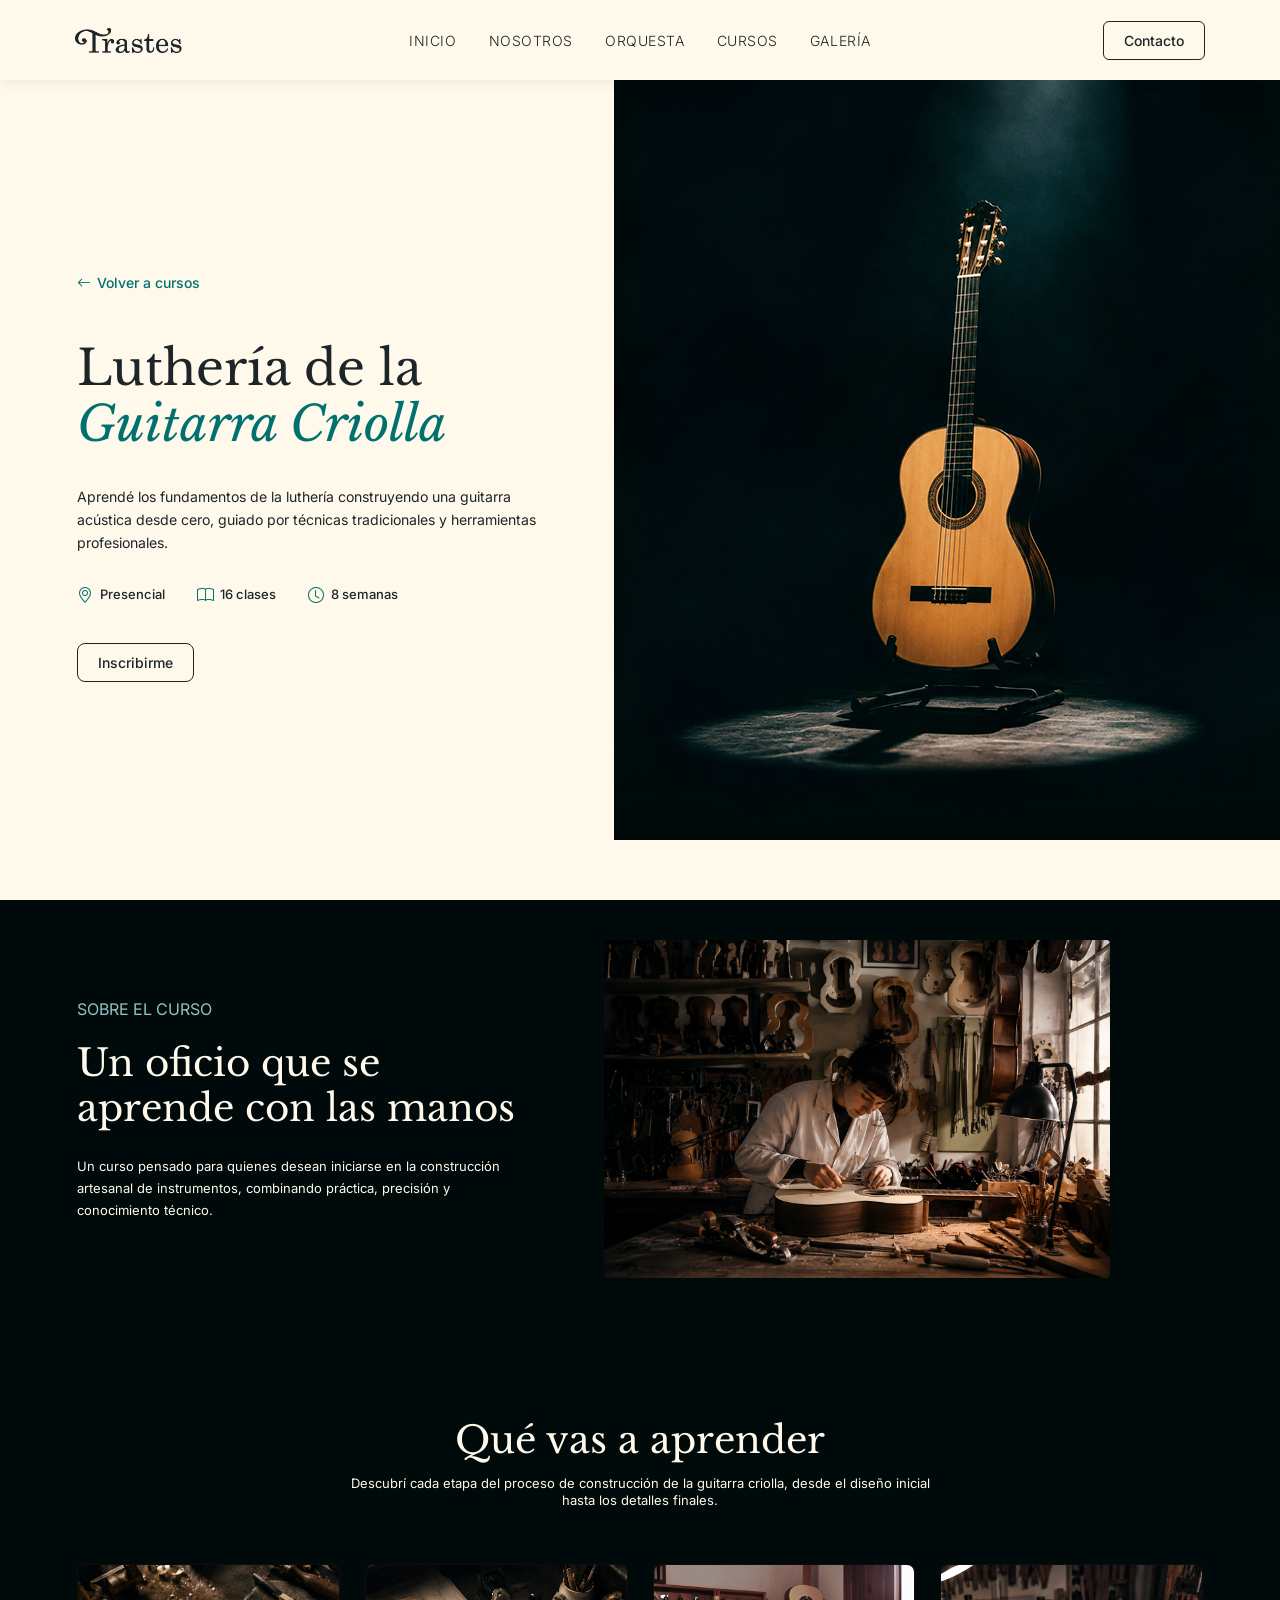
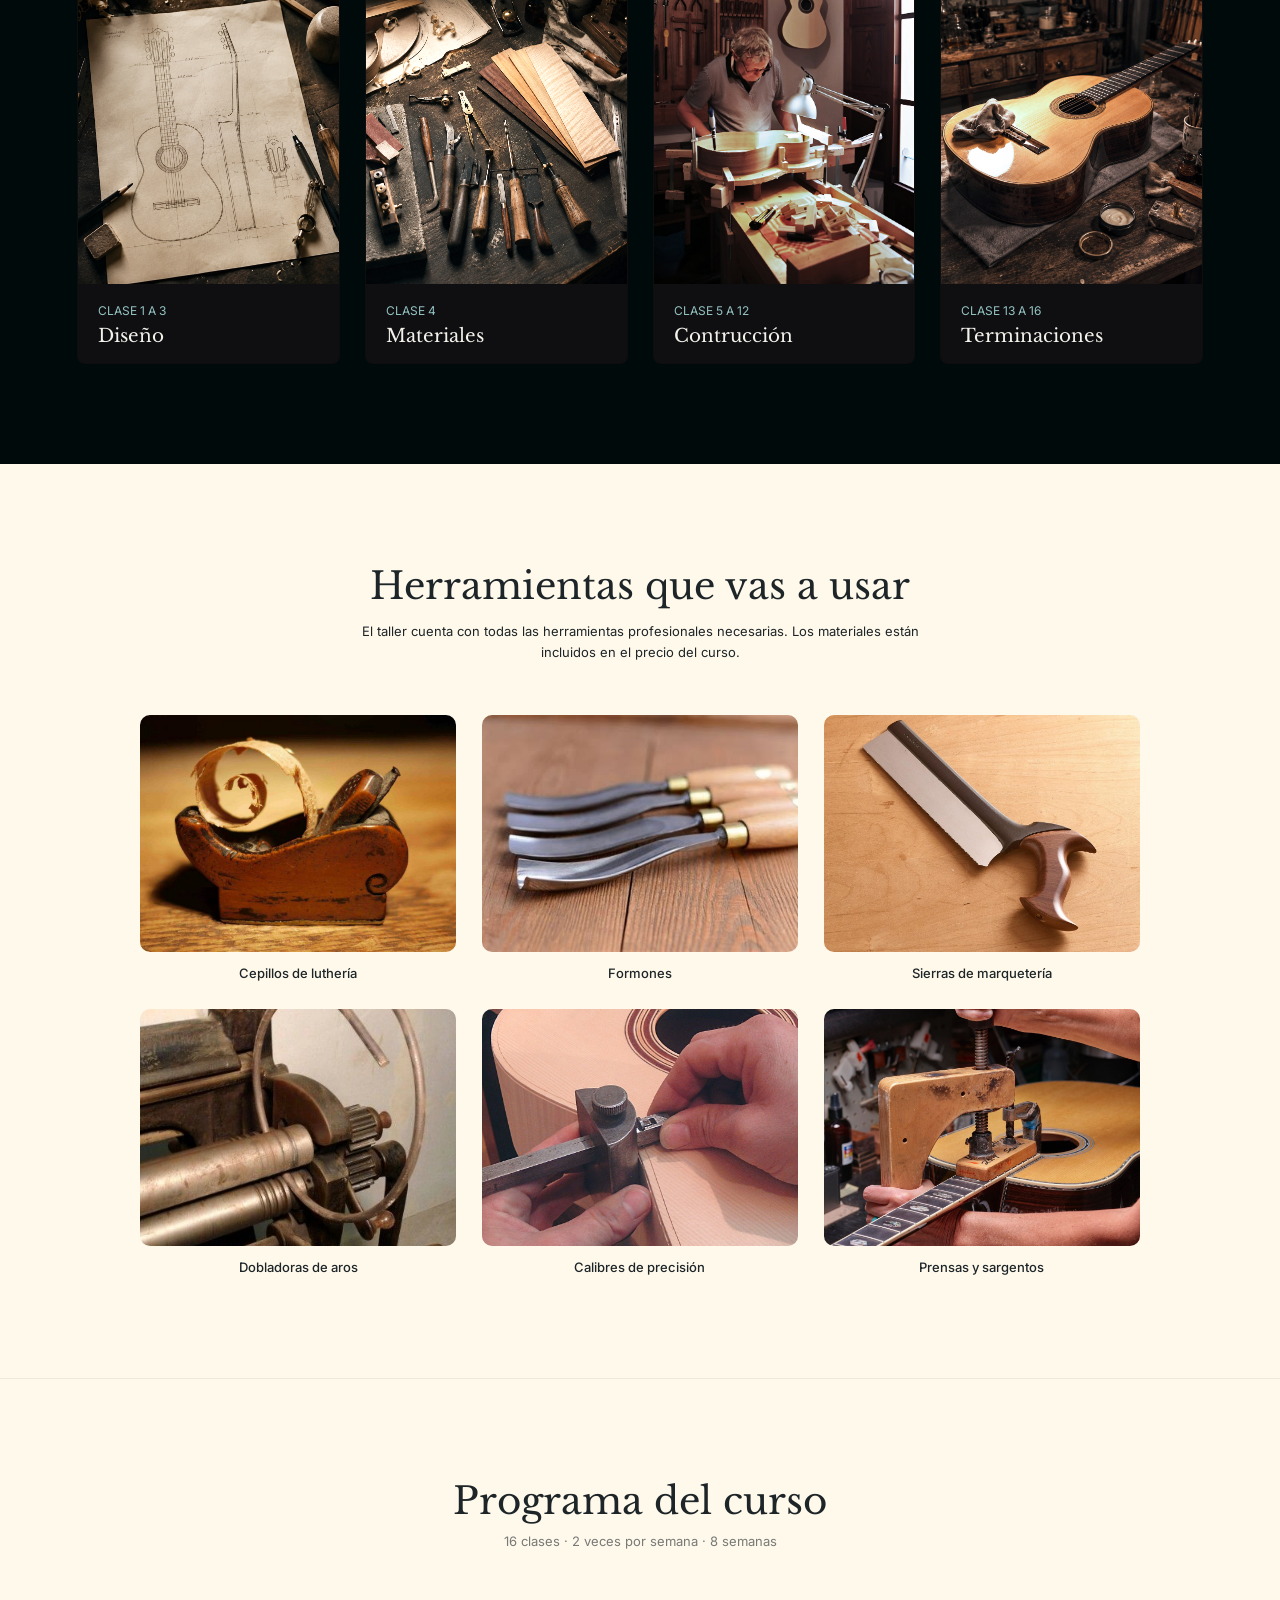
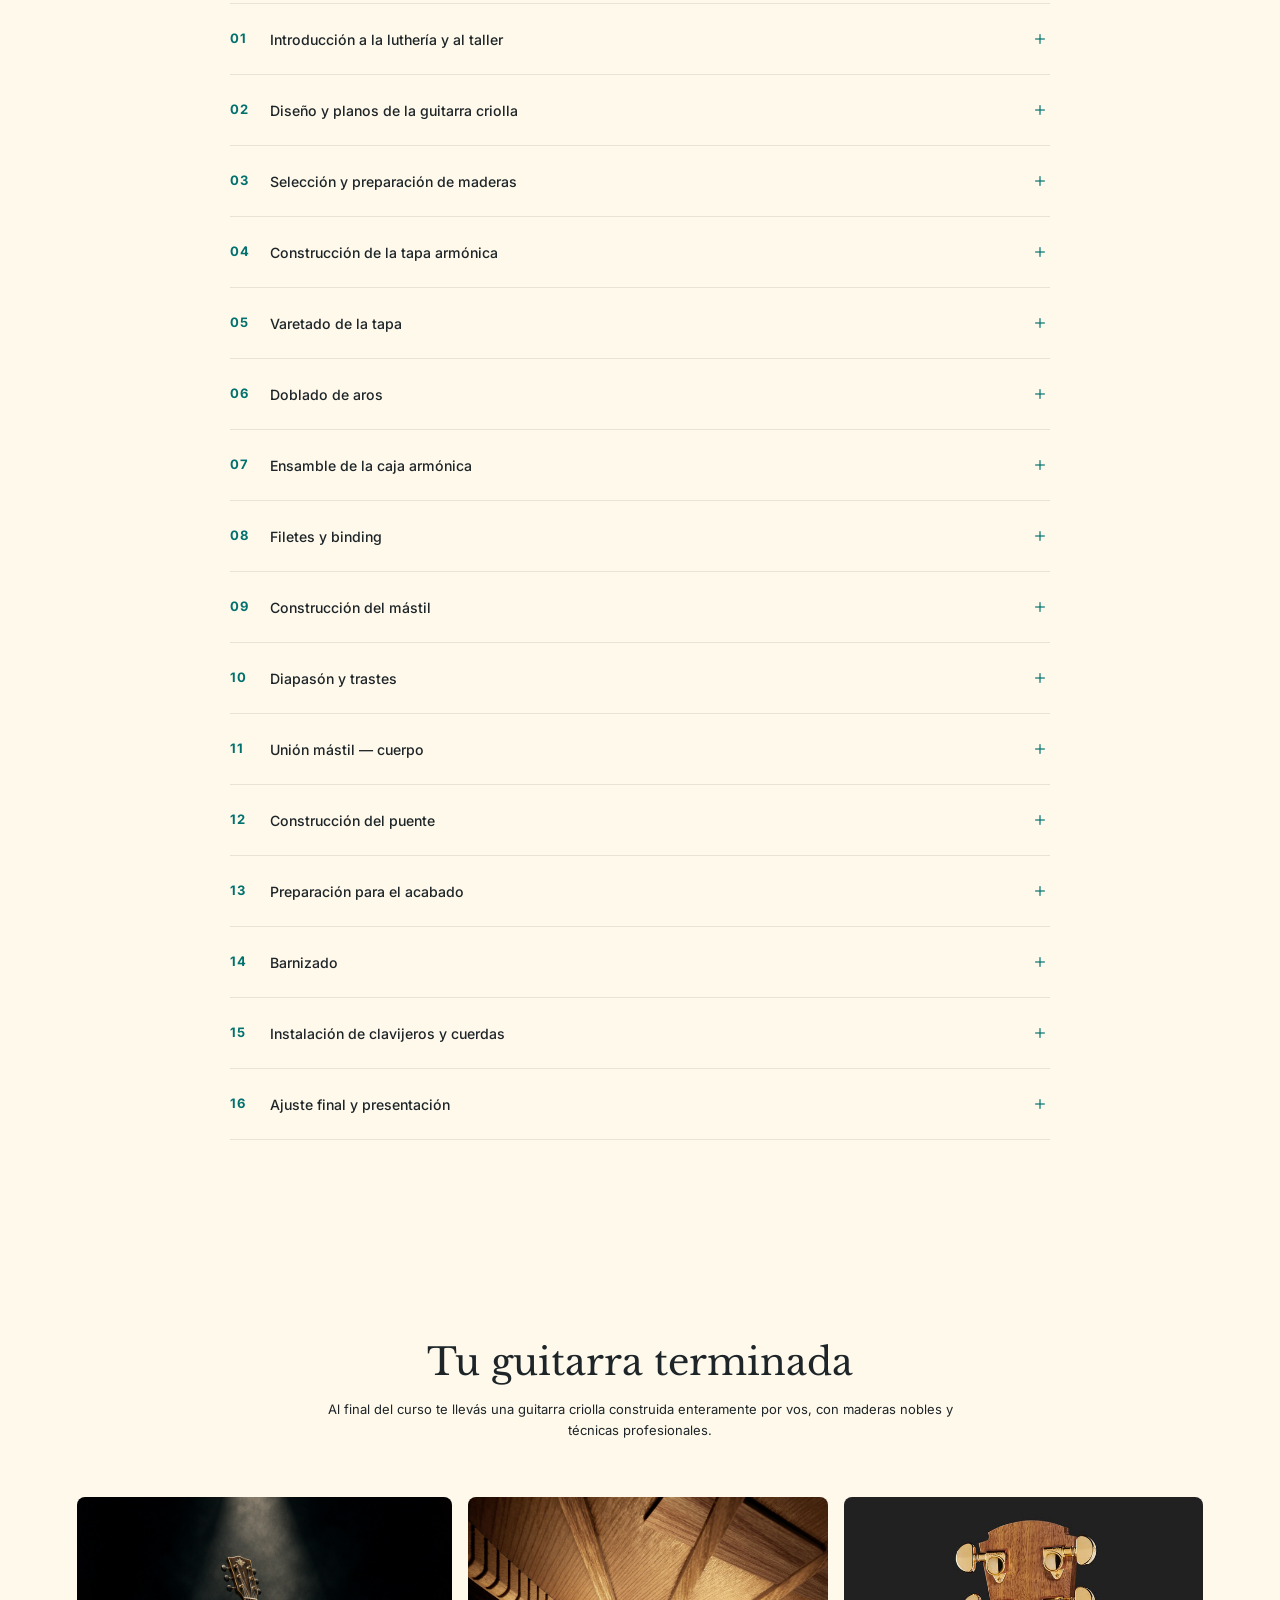
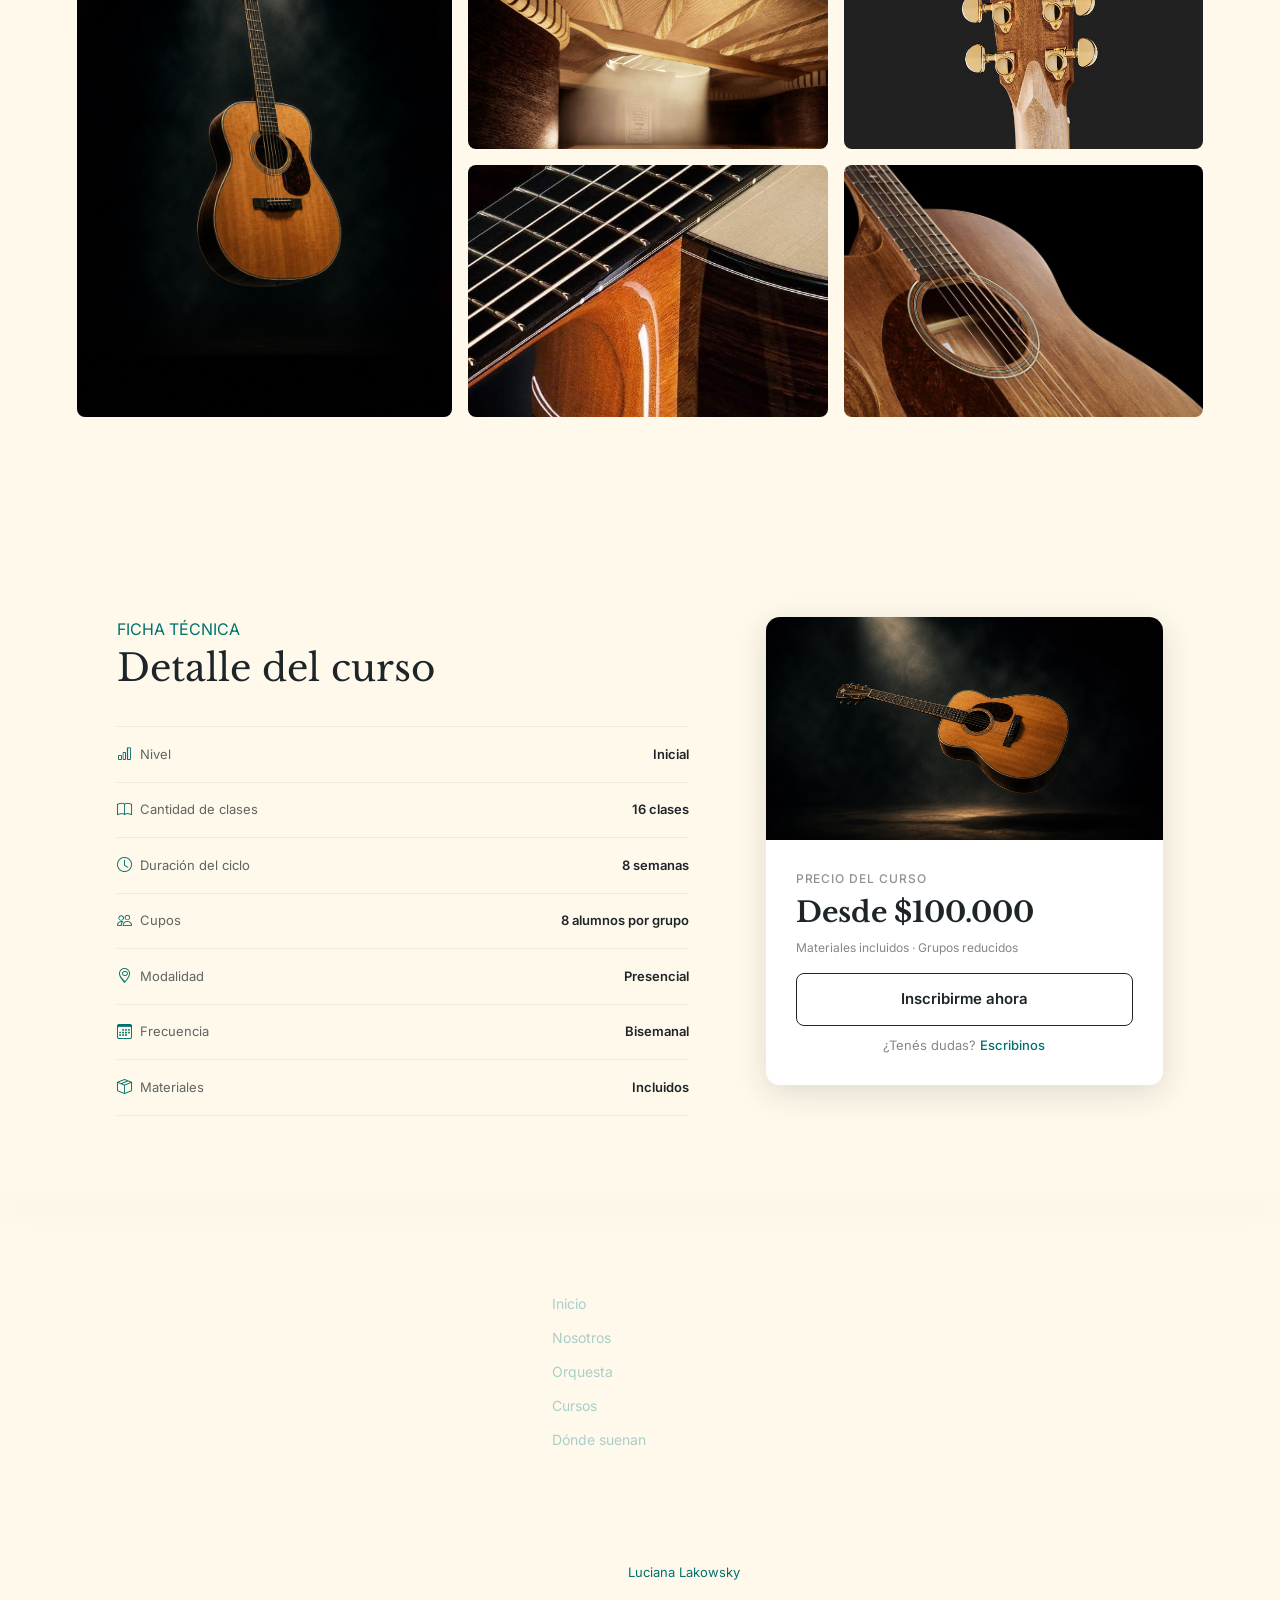
<file: curso-guitarra.html>
<!DOCTYPE html>
<html lang="es">

<head>
  <meta charset="UTF-8">
  <meta name="viewport" content="width=device-width, initial-scale=1.0">
  <title>Luthería de la Guitarra Criolla — Trastes</title>

  <!-- Google Fonts -->
  <link rel="preconnect" href="https://fonts.googleapis.com">
  <link rel="preconnect" href="https://fonts.gstatic.com" crossorigin>
  <link href="https://fonts.googleapis.com/css2?family=Inter:ital,opsz,wght@0,14..32,100..900;1,14..32,100..900&family=Libre+Baskerville:ital,wght@0,400;0,700;1,400&display=swap" rel="stylesheet">

  <!-- Vendor CSS -->
  <link href="assets/vendor/bootstrap/css/bootstrap.min.css" rel="stylesheet">
  <link href="assets/vendor/bootstrap-icons/bootstrap-icons.css" rel="stylesheet">
  <link href="assets/vendor/aos/aos.css" rel="stylesheet">

  <!-- Main CSS -->
  <link href="assets/css/main.css" rel="stylesheet">
</head>

<body class="curso-page">

  <!-- ========================= -->
  <!--         HEADER            -->
  <!-- ========================= -->
  <header id="header" class="header fixed-top">
    <div class="container nav-wrapper">

      <div class="nav-left">
        <a href="index.html" class="logo">
          <img src="assets/img/logo-trastes-light.png" alt="Trastes" class="trastes-logo logo-light">
          <img src="assets/img/logo-trastes-dark.png"  alt="Trastes" class="trastes-logo logo-dark">
        </a>
      </div>

      <div class="nav-center">
        <nav id="navmenu" class="navmenu">
          <ul>
            <li><a href="index.html#hero">INICIO</a></li>
            <li><a href="index.html#nosotros">NOSOTROS</a></li>
            <li><a href="index.html#instrumentos">ORQUESTA</a></li>
            <li><a href="index.html#cursos">CURSOS</a></li>
            <li><a href="index.html#galeria">GALERÍA</a></li>
          </ul>
        </nav>
      </div>

      <div class="nav-right">
        <a href="index.html#contacto" class="contact-btn">Contacto</a>
      </div>

      <i class="mobile-nav-toggle d-xl-none bi bi-list"></i>
    </div>
  </header>

  <!-- ========================= -->
  <!--       CURSO HERO          -->
  <!-- ========================= -->
  <section class="curso-hero">

    <div class="curso-hero__content">
      <a href="index.html#cursos" class="curso-hero__back">
        <i class="bi bi-arrow-left"></i> Volver a cursos
      </a>
      <h1 class="curso-hero__title fade-up">
        Luthería de la<br>
        <em class="curso-hero__title-em">Guitarra Criolla</em>
      </h1>
      <p class="curso-hero__description fade-up">
        Aprendé los fundamentos de la luthería construyendo una
        guitarra acústica desde cero, guiado por técnicas tradicionales
        y herramientas profesionales.
      </p>

            <!-- Meta info -->
      <ul class="curso-hero__meta fade-up">
        <li class="curso-hero__meta-item">
          <i class="bi bi-geo-alt"></i>
          <span>Presencial</span>
        </li>
        <li class="curso-hero__meta-item">
          <i class="bi bi-book"></i>
          <span>16 clases</span>
        </li>
        <li class="curso-hero__meta-item">
          <i class="bi bi-clock"></i>
          <span>8 semanas</span>
        </li>
      </ul>

      <a href="#inscripcion" class="curso-hero__cta">Inscribirme</a>
    </div>

    <div class="curso-hero__media">
      <img
        src="assets/img/hero-guitarra.jpg"
        alt="Guitarra criolla iluminada sobre fondo oscuro"
        class="curso-hero__image"
      >
    </div>

  </section>

  <!-- ========================= -->
  <!--     2. SOBRE EL CURSO     -->
  <!-- ========================= -->
  <section class="curso-sobre" id="sobre">
    <div class="curso-sobre__inner">

      <div class="curso-sobre__text">
        <span class="curso-sobre__label fade-up">Sobre el curso</span>
        <h3 class="curso-sobre__title fade-up">Un oficio que se aprende con las manos</h3>
        <p class="curso-sobre__description fade-up">
          Un curso pensado para quienes desean iniciarse en la construcción artesanal de instrumentos, combinando práctica, precisión y conocimiento técnico.
        </p>
      </div>

      <div class="curso-sobre__media">
        <img
          src="assets/img/sobre-curso.png"
          alt="Alumno trabajando con herramientas de luthería en el taller"
          class="curso-sobre__image"
        >
      </div>

    </div>
  </section>

  <!-- ========================= -->
  <!--   3. QUÉ VAS A APRENDER   -->
  <!-- ========================= -->
  <section class="curso-aprender" id="aprender">

    <div class="curso-aprender__header">
      <h3 class="curso-aprender__title">Qué vas a aprender</h3>
      <p class="curso-aprender__description fade-up">
          Descubrí cada etapa del proceso de construcción de la guitarra criolla, desde el diseño inicial hasta los detalles finales.
    </div>

    <div class="cards-grid">

    <div class="card">
      <div class="card-media">
        <img src="assets/img/aprender-1.png" alt="">
      </div>
      <div class="card-body">
        <span class="aprender__label">Clase 1 a 3</span>
        <h3 class="card-title">Diseño</h3>
        <p class="card-desc">Aprendé a interpretar planos ydefinir proporciones de la estructura de la guitarra</p>
      </div>
    </div>

    <div class="card">
      <div class="card-media">
        <img src="assets/img/aprender-2.png" alt="">
      </div>
      <div class="card-body">
        <span class="aprender__label">Clase 4</span>
        <h3 class="card-title">Materiales</h3>
        <p class="card-desc">Conocé las propiedades de las maderas y materiales utilizados en luthería tradicional</p>
      </div>
    </div>

    <div class="card">
      <div class="card-media">
        <img src="assets/img/aprender-3.jpg" alt="">
      </div>
      <div class="card-body">
        <span class="aprender__label">Clase 5 a 12</span>
        <h3 class="card-title">Contrucción</h3>
        <p class="card-desc">Desarrollá las técnicas de corte, ensamblado, encolado y armado de tu guitarra</p>
      </div>
    </div>

    <div class="card">
      <div class="card-media">
        <img src="assets/img/aprender-4.png" alt="">
      </div>
      <div class="card-body">
        <span class="aprender__label">Clase 13 a 16</span>
        <h3 class="card-title">Terminaciones</h3>
        <p class="card-desc">Realizá el lijado, acabado, calibración y ajustes finales para lograr una guitarra perfecta</p>
      </div>
    </div>

  </div>

  </section>

  <!-- ========================= -->
  <!--      4. HERRAMIENTAS      -->
  <!-- ========================= -->
  <section class="curso-herramientas" id="herramientas">

    <div class="curso-herramientas__header">
      <h3 class="curso-herramientas__title">Herramientas que vas a usar</h3>
      <p class="curso-herramientas__subtitle">
        El taller cuenta con todas las herramientas profesionales necesarias. Los materiales están incluidos en el precio del curso.
      </p>
    </div>

    <ul class="curso-herramientas__grid">
      <li class="curso-herramientas__item">
        <img src="assets/img/herramienta-1.jpg" alt="Cepillo de luthería de madera y metal" class="curso-herramientas__image">
        <span class="curso-herramientas__name">Cepillos de luthería</span>
      </li>
      <li class="curso-herramientas__item">
        <img src="assets/img/herramienta-2.jpg" alt="Juego de formones de acero sobre mesa de trabajo" class="curso-herramientas__image">
        <span class="curso-herramientas__name">Formones</span>
      </li>
      <li class="curso-herramientas__item">
        <img src="assets/img/herramienta-3.jpg" alt="Sierra de marquetería para cortes finos en madera" class="curso-herramientas__image">
        <span class="curso-herramientas__name">Sierras de marquetería</span>
      </li>
      <li class="curso-herramientas__item">
        <img src="assets/img/herramienta-4.jpg" alt="Dobladoras de aros para guitarra" class="curso-herramientas__image">
        <span class="curso-herramientas__name">Dobladoras de aros</span>
      </li>
      <li class="curso-herramientas__item">
        <img src="assets/img/herramienta-5.jpg" alt="Calibres de precisión para medir espesores" class="curso-herramientas__image">
        <span class="curso-herramientas__name">Calibres de precisión</span>
      </li>
      <li class="curso-herramientas__item">
        <img src="assets/img/herramienta-6.jpg" alt="Prensas y sargentos para encolado de piezas" class="curso-herramientas__image">
        <span class="curso-herramientas__name">Prensas y sargentos</span>
      </li>
    </ul>

  </section>

  <!-- ========================= -->
  <!--    5. PROGRAMA / ACORDEÓN  -->
  <!-- ========================= -->
  <section class="curso-programa" id="programa">

    <div class="curso-programa__header">
      <h3 class="curso-programa__title fade-up">Programa del curso</h3>
      <p class="curso-programa__subtitle fade-up">16 clases · 2 veces por semana · 8 semanas</p>
    </div>

    <ul class="curso-acordeon" id="cursoAcordeon">

      <li class="curso-acordeon__item">
        <button class="curso-acordeon__header" aria-expanded="false">
          <span class="curso-acordeon__numero">01</span>
          <span class="curso-acordeon__nombre">Introducción a la luthería y al taller</span>
          <i class="bi bi-plus curso-acordeon__icono"></i>
        </button>
        <div class="curso-acordeon__body">
          <p>Presentación del espacio de trabajo, las herramientas principales y los conceptos básicos de la luthería. Historia de la guitarra y sus variantes constructivas.</p>
        </div>
      </li>

      <li class="curso-acordeon__item">
        <button class="curso-acordeon__header" aria-expanded="false">
          <span class="curso-acordeon__numero">02</span>
          <span class="curso-acordeon__nombre">Diseño y planos de la guitarra criolla</span>
          <i class="bi bi-plus curso-acordeon__icono"></i>
        </button>
        <div class="curso-acordeon__body">
          <p>Lectura e interpretación de planos de luthería. Trazado de la forma de la guitarra, proporciones del cuerpo, escala y posición del puente.</p>
        </div>
      </li>

      <li class="curso-acordeon__item">
        <button class="curso-acordeon__header" aria-expanded="false">
          <span class="curso-acordeon__numero">03</span>
          <span class="curso-acordeon__nombre">Selección y preparación de maderas</span>
          <i class="bi bi-plus curso-acordeon__icono"></i>
        </button>
        <div class="curso-acordeon__body">
          <p>Criterios de selección de la tapa armónica (abeto o cedro), fondo y aros (palisandro o arce) y mástil (caoba o cedro). Preparación y escuadrado de piezas.</p>
        </div>
      </li>

      <li class="curso-acordeon__item">
        <button class="curso-acordeon__header" aria-expanded="false">
          <span class="curso-acordeon__numero">04</span>
          <span class="curso-acordeon__nombre">Construcción de la tapa armónica</span>
          <i class="bi bi-plus curso-acordeon__icono"></i>
        </button>
        <div class="curso-acordeon__body">
          <p>Unión y cepillado de la tapa. Calibración del espesor. Trazado y recorte de la roseta. Introducción al concepto de varetado y su función acústica.</p>
        </div>
      </li>

      <li class="curso-acordeon__item">
        <button class="curso-acordeon__header" aria-expanded="false">
          <span class="curso-acordeon__numero">05</span>
          <span class="curso-acordeon__nombre">Varetado de la tapa</span>
          <i class="bi bi-plus curso-acordeon__icono"></i>
        </button>
        <div class="curso-acordeon__body">
          <p>Preparación y encolado de varetas. Tipos de varetado (en abanico, paralelo). Ajuste y control de la flexibilidad de la tapa para optimizar la proyección sonora.</p>
        </div>
      </li>

      <li class="curso-acordeon__item">
        <button class="curso-acordeon__header" aria-expanded="false">
          <span class="curso-acordeon__numero">06</span>
          <span class="curso-acordeon__nombre">Doblado de aros</span>
          <i class="bi bi-plus curso-acordeon__icono"></i>
        </button>
        <div class="curso-acordeon__body">
          <p>Técnica de doblado con calor. Uso de la dobladora de aros. Montaje en la horma. Preparación de los bloques de unión taco superior e inferior.</p>
        </div>
      </li>

      <li class="curso-acordeon__item">
        <button class="curso-acordeon__header" aria-expanded="false">
          <span class="curso-acordeon__numero">07</span>
          <span class="curso-acordeon__nombre">Ensamble de la caja armónica</span>
          <i class="bi bi-plus curso-acordeon__icono"></i>
        </button>
        <div class="curso-acordeon__body">
          <p>Encolado del fondo a los aros. Preparación e instalación de las contrafuertes internas. Encolado de la tapa. Control de simetría y geometría de la caja.</p>
        </div>
      </li>

      <li class="curso-acordeon__item">
        <button class="curso-acordeon__header" aria-expanded="false">
          <span class="curso-acordeon__numero">08</span>
          <span class="curso-acordeon__nombre">Filetes y binding</span>
          <i class="bi bi-plus curso-acordeon__icono"></i>
        </button>
        <div class="curso-acordeon__body">
          <p>Fresado del canal de binding. Selección y preparación del filete. Encolado y nivelado del binding en tapa, fondo y aros.</p>
        </div>
      </li>

      <li class="curso-acordeon__item">
        <button class="curso-acordeon__header" aria-expanded="false">
          <span class="curso-acordeon__numero">09</span>
          <span class="curso-acordeon__nombre">Construcción del mástil</span>
          <i class="bi bi-plus curso-acordeon__icono"></i>
        </button>
        <div class="curso-acordeon__body">
          <p>Trazado y recorte del mástil. Tallado del cañón y la voluta. Preparación de la caja de clavijero. Fresado del canal del alma.</p>
        </div>
      </li>

      <li class="curso-acordeon__item">
        <button class="curso-acordeon__header" aria-expanded="false">
          <span class="curso-acordeon__numero">10</span>
          <span class="curso-acordeon__nombre">Diapasón y trastes</span>
          <i class="bi bi-plus curso-acordeon__icono"></i>
        </button>
        <div class="curso-acordeon__body">
          <p>Preparación del diapasón en ébano o palisandro. Cálculo y marcado de la posición de los trastes. Instalación y nivelado de trastes.</p>
        </div>
      </li>

      <li class="curso-acordeon__item">
        <button class="curso-acordeon__header" aria-expanded="false">
          <span class="curso-acordeon__numero">11</span>
          <span class="curso-acordeon__nombre">Unión mástil — cuerpo</span>
          <i class="bi bi-plus curso-acordeon__icono"></i>
        </button>
        <div class="curso-acordeon__body">
          <p>Ajuste del ángulo del mástil. Corte del encaje de unión. Verificación de la escala y la acción. Encolado y refuerzo de la unión.</p>
        </div>
      </li>

      <li class="curso-acordeon__item">
        <button class="curso-acordeon__header" aria-expanded="false">
          <span class="curso-acordeon__numero">12</span>
          <span class="curso-acordeon__nombre">Construcción del puente</span>
          <i class="bi bi-plus curso-acordeon__icono"></i>
        </button>
        <div class="curso-acordeon__body">
          <p>Tallado del puente en madera de palisandro. Preparación de la ranura de la cejuela de hueso. Encolado y ajuste del puente en la tapa.</p>
        </div>
      </li>

      <li class="curso-acordeon__item">
        <button class="curso-acordeon__header" aria-expanded="false">
          <span class="curso-acordeon__numero">13</span>
          <span class="curso-acordeon__nombre">Preparación para el acabado</span>
          <i class="bi bi-plus curso-acordeon__icono"></i>
        </button>
        <div class="curso-acordeon__body">
          <p>Lijado progresivo de toda la guitarra. Corrección de imperfecciones. Preparación de poros de la madera para recibir el barniz.</p>
        </div>
      </li>

      <li class="curso-acordeon__item">
        <button class="curso-acordeon__header" aria-expanded="false">
          <span class="curso-acordeon__numero">14</span>
          <span class="curso-acordeon__nombre">Barnizado</span>
          <i class="bi bi-plus curso-acordeon__icono"></i>
        </button>
        <div class="curso-acordeon__body">
          <p>Aplicación de barniz natural (goma laca o nitrocelulosa). Técnica de muñequillado. Capas sucesivas con lijado intermedio. Pulido final.</p>
        </div>
      </li>

      <li class="curso-acordeon__item">
        <button class="curso-acordeon__header" aria-expanded="false">
          <span class="curso-acordeon__numero">15</span>
          <span class="curso-acordeon__nombre">Instalación de clavijeros y cuerdas</span>
          <i class="bi bi-plus curso-acordeon__icono"></i>
        </button>
        <div class="curso-acordeon__body">
          <p>Montaje de clavijeros. Instalación de cejuela de hueso en cero y en el puente. Primera instalación de cuerdas y ajuste de la tensión del alma.</p>
        </div>
      </li>

      <li class="curso-acordeon__item">
        <button class="curso-acordeon__header" aria-expanded="false">
          <span class="curso-acordeon__numero">16</span>
          <span class="curso-acordeon__nombre">Ajuste final y presentación</span>
          <i class="bi bi-plus curso-acordeon__icono"></i>
        </button>
        <div class="curso-acordeon__body">
          <p>Ajuste de la acción de cuerdas y afinación. Presentación de las guitarras terminadas. Retroalimentación del docente y cierre del curso.</p>
        </div>
      </li>

    </ul>

  </section>

  <!-- ========================= -->
  <!--  6. TU GUITARRA TERMINADA -->
  <!-- ========================= -->
  <section class="curso-resultado" id="resultado">

    <div class="curso-resultado__header">
      <h3 class="curso-resultado__title fade-up">Tu guitarra terminada</h3>
      <p class="curso-resultado__subtitle fade-up">
        Al final del curso te llevás una guitarra criolla construida enteramente por vos,
        con maderas nobles y técnicas profesionales.
      </p>
    </div>

 <div class="split-gallery">

    <div class="split-item split-item--main">
      <img src="assets/img/terminada-1.jpg" alt="">
      <div class="split-overlay">
        <h4 class="split-title">Guitarra acústica</h4>
      </div>
    </div>

    <div class="split-thumbs">

      <div class="split-item">
        <img src="assets/img/terminada-2.jpg" alt="">
        <div class="split-overlay">
          <h4 class="split-title">Tapa armónica</h4>
        </div>
      </div>

      <div class="split-item">
        <img src="assets/img/terminada-3.jpg" alt="">
        <div class="split-overlay">
          <h4 class="split-title">Clavijas</h4>
        </div>
      </div>

      <div class="split-item">
        <img src="assets/img/terminada-4.jpg" alt="">
        <div class="split-overlay">
          <h4 class="split-title">Trastes</h4>
        </div>
      </div>

      <div class="split-item">
        <img src="assets/img/terminada-5.jpg" alt="">
        <div class="split-overlay">
          <h4 class="split-title">Puente</h4>
        </div>
      </div>

    </div>

  </div>

  </section>

  <!-- ========================= -->
  <!--  7. FICHA TÉCNICA + CTA   -->
  <!-- ========================= -->
  <section class="curso-inscripcion" id="inscripcion">

    <div class="curso-inscripcion__ficha">
      <span class="curso-inscripcion__label">Ficha técnica</span>
      <h3 class="curso-inscripcion__title">Detalle del curso</h3>

      <ul class="curso-ficha">
        <li class="curso-ficha__item">
          <span class="curso-ficha__label">
            <i class="bi bi-bar-chart"></i> Nivel
          </span>
          <span class="curso-ficha__valor">Inicial</span>
        </li>
        <li class="curso-ficha__item">
          <span class="curso-ficha__label">
            <i class="bi bi-book"></i> Cantidad de clases
          </span>
          <span class="curso-ficha__valor">16 clases</span>
        </li>
        <li class="curso-ficha__item">
          <span class="curso-ficha__label">
            <i class="bi bi-clock"></i> Duración del ciclo
          </span>
          <span class="curso-ficha__valor">8 semanas</span>
        </li>
        <li class="curso-ficha__item">
          <span class="curso-ficha__label">
            <i class="bi bi-people"></i> Cupos
          </span>
          <span class="curso-ficha__valor">8 alumnos por grupo</span>
        </li>
        <li class="curso-ficha__item">
          <span class="curso-ficha__label">
            <i class="bi bi-geo-alt"></i> Modalidad
          </span>
          <span class="curso-ficha__valor">Presencial</span>
        </li>
        <li class="curso-ficha__item">
          <span class="curso-ficha__label">
            <i class="bi bi-calendar3"></i> Frecuencia
          </span>
          <span class="curso-ficha__valor">Bisemanal</span>
        </li>
        <li class="curso-ficha__item">
          <span class="curso-ficha__label">
            <i class="bi bi-box-seam"></i> Materiales
          </span>
          <span class="curso-ficha__valor">Incluidos</span>
        </li>
      </ul>
    </div>

    <div class="curso-inscripcion__cta">
      <div class="curso-cta-card">
        <img
          src="assets/img/cta-guitarra.png"
          alt="Guitarra criolla apoyada en el taller iluminada con luz cálida"
          class="curso-cta-card__image"
        >
        <div class="curso-cta-card__body">
          <p class="curso-cta-card__desde">Precio del curso</p>
          <p class="curso-cta-card__precio">Desde $100.000</p>
          <p class="curso-cta-card__aclaracion">
            Materiales incluidos · Grupos reducidos
          </p>
          <a href="mailto:info@trastes.com" class="curso-cta-card__btn">
            Inscribirme ahora
          </a>
          <p class="curso-cta-card__contacto">
            ¿Tenés dudas? <a href="mailto:info@trastes.com">Escribinos</a>
          </p>
        </div>
      </div>
    </div>

  </section>


<!-- Footer Section -->
  <footer id="footer" class="footer position-relative light-background">

    <div class="container footer-top">
      <div class="row gy-4">
        <div class="col-lg-5 col-md-12 footer-about">
          <a href="index.html" class="logo d-flex align-items-center">
            <img src="assets/img/logo-trastes-light.png" alt="Trastes Logo" class="footer-logo">
          </a>
          <p>Transmitiendo el oficio que da forma al sonido.</p>
          <div class="social-links d-flex mt-4">
            <a href=""><i class="bi bi-twitter-x"></i></a>
            <a href=""><i class="bi bi-facebook"></i></a>
            <a href=""><i class="bi bi-instagram"></i></a>
            <a href=""><i class="bi bi-linkedin"></i></a>
          </div>
        </div>

        <div class="col-lg-2 col-6 footer-links">
          <h4>Enlaces</h4>
          <ul>
            <li><a href="#">Inicio</a></li>
            <li><a href="#">Nosotros</a></li>
            <li><a href="#">Orquesta</a></li>
            <li><a href="#">Cursos</a></li>
            <li><a href="#">Dónde suenan</a></li>
          </ul>
        </div>


        <div class="col-lg-3 col-md-12 footer-contact text-center text-md-start">
          <h4>Contacto</h4>
          <p>Buenos Aires, Argentina</p>
          <p class="mt-4"><strong>Teléfono:</strong> <span>+54 011 3596 7458</span></p>
          <p><strong>Email:</strong> <span>info@trastes.com</span></p>
        </div>

      </div>
    </div>

    <div class="container copyright text-center mt-4">
      <p>© <span>Copyright</span> <strong class="sitename">Trastes</strong> <span>All Rights Reserved</span></p>
      <div class="credits">
        <!-- All the links in the footer should remain intact. -->
        <!-- You can delete the links only if you've purchased the pro version. -->
        <!-- Licensing information: https://bootstrapmade.com/license/ -->
        <!-- Purchase the pro version with working PHP/AJAX contact form: [buy-url] -->
        Diseñado por <a href="https://bootstrapmade.com/">Luciana Lakowsky</a>
      </div>
    </div>

  </footer>

  <!-- Scroll Top -->
  <a href="#" id="scroll-top" class="scroll-top d-flex align-items-center justify-content-center"><i class="bi bi-arrow-up-short"></i></a>

  <!-- Preloader -->
  <div id="preloader"></div>

  <!-- Vendor JS Files -->
  <script src="assets/vendor/aos/aos.js"></script>

  <!-- Main JS File -->
  <script src="assets/js/main.js"></script>

</body>

</html>
</file>
<file: assets/css/main.css>
/*--------------------------------------------------------------
# Font & Color Variables
# Help: https://bootstrapmade.com/color-system/
--------------------------------------------------------------*/
/* Fonts */
:root {
  --default-font: "Inter",  system-ui, -apple-system, "Segoe UI", Roboto, "Helvetica Neue", Arial, "Noto Sans", "Liberation Sans", sans-serif, "Apple Color Emoji", "Segoe UI Emoji", "Segoe UI Symbol", "Noto Color Emoji", "Albert Sans", "Richmond Text";
  --nav-font: "Inter",  sans-serif;
  --heading-font: 'Libre Baskerville', Georgia, serif;
  --body-font: 'Inter', Arial, sans-serif;
}

/* =========================
   JERARQUIA TIPOGRAFICA
========================= */

h1, h2, h3, h4, h5, h6 {
  font-family: var(--heading-font);
  color: #1D2528;
  line-height: 1.2;
  margin: 0;
}

h1 {
  font-size: clamp(36px, 5.5vw, 72px);
  font-weight: 400;
  font-size: 75pt;
}

h2 {
  font-size: clamp(26px, 3.2vw, 42px);
  font-weight: 400;
  font-size: 48pt;
}

h3 {
  font-size: clamp(16px, 1.6vw, 22px);
  font-weight: 400;
  font-size: 28pt;
}

body {
  font-family: var(--body-font);
  color: #1D2528;
}

/* Global Colors - The following color variables are used throughout the website. Updating them here will change the color scheme of the entire website */
:root { 
  --background-color: #FFF9EB; /* Background color for the entire website, including individual sections */
  --default-color: #1D2528; /* Default color used for the majority of the text content across the entire website */
  --heading-color: #1D2528; /* Color for headings, subheadings and title throughout the website */
  --accent-color: #00716F; /* Accent color that represents your brand on the website. It's used for buttons, links, and other elements that need to stand out */
  --surface-color: #FFF9EB; /* The surface color is used as a background of boxed elements within sections, such as cards, icon boxes, or other elements that require a visual separation from the global background. */
  --contrast-color: #94C3C2; /* Contrast color for text, ensuring readability against backgrounds of accent, heading, or default colors. */
}

/* Nav Menu Colors - The following color variables are used specifically for the navigation menu. They are separate from the global colors to allow for more customization options */
:root {
  --nav-color: #94C3C2;  /* The default color of the main navmenu links */
  --nav-hover-color: #FFF9EB; /* Applied to main navmenu links when they are hovered over or active */
  --nav-mobile-background-color: #fff9f9; /* Used as the background color for mobile navigation menu */
  --nav-dropdown-background-color: #fff9f9; /* Used as the background color for dropdown items that appear when hovering over primary navigation items */
  --nav-dropdown-color: #1C3934; /* Used for navigation links of the dropdown items in the navigation menu. */
  --nav-dropdown-hover-color: #1C3934; /* Similar to --nav-hover-color, this color is applied to dropdown navigation links when they are hovered over. */
}

/* Color Presets - These classes override global colors when applied to any section or element, providing reuse of the sam color scheme. */

.light-background {
  --background-color: #FFF9EB;
  --surface-color: #ffffff;
}

.dark-background {
  --background-color: #060606;
  --default-color: #ffffff;
  --heading-color: #ffffff;
  --surface-color: #252525;
  --contrast-color: #F9EDEF;
}

/* Smooth scroll */
:root {
  scroll-behavior: smooth;
}

/*--------------------------------------------------------------
# General Styling & Shared Classes
--------------------------------------------------------------*/
body {
  color: var(--default-color);
  background-color: var(--background-color);
  font-family: Inter;
}

a {
  color: var(--accent-color);
  text-decoration: none;
  transition: 0.3s;
}

a:hover {
  color: color-mix(in srgb, var(--accent-color), transparent 25%);
  text-decoration: none;
}


/* =========================
   FADE UP AL SCROLLEAR
   Funciona para cualquier elemento con .fade-up
========================= */

.fade-up {
  opacity: 0;
  transform: translateY(28px);
  transition: opacity 0.7s ease, transform 0.7s ease;
}

.fade-up.is-visible {
  opacity: 1;
  transform: translateY(0);
}

/* Delays escalonados para que aparezcan en cascada */
.fade-up:nth-child(1) { transition-delay: 0s;    }
.fade-up:nth-child(2) { transition-delay: 0.18s; }
.fade-up:nth-child(3) { transition-delay: 0.36s; }
.fade-up:nth-child(4) { transition-delay: 0.54s; }



/*--------------------------------------------------------------
# Global Header
--------------------------------------------------------------*/
.header {
  position: fixed;
  top: 0;
  left: 0;
  right: 0;
  z-index: 997;
  height: 80px;
  display: flex;
  align-items: center;
  padding: 0 24px;
  background-color: transparent;
  box-shadow: none;
  transition: background-color 0.4s ease, box-shadow 0.4s ease;
}

/* Con scroll: fondo visible */
.scrolled .header {
  background-color: #FFF9EB;
  box-shadow: 0 2px 12px rgba(29, 37, 40, 0.1);
}

/*--------------------------------------------------------------
# Logo
--------------------------------------------------------------*/
.header .logo {
  line-height: 1;
  display: flex;
  align-items: center;
}

.trastes-logo {
  height: 25px;
  width: auto;
  display: block;
}

/* Sobre el hero: logo claro visible */
.logo-light { display: block; }
.logo-dark  { display: none;  }

/* Con scroll: logo oscuro visible */
.scrolled .logo-light { display: none;  }
.scrolled .logo-dark  { display: block; }

/*--------------------------------------------------------------
# Navigation Menu — Desktop (≥ 1200px)
--------------------------------------------------------------*/
@media (min-width: 1200px) {

  .nav-wrapper {
    display: grid;
    grid-template-columns: 1fr auto 1fr;
    align-items: center;
    width: 100%;
  }

  .nav-left  { justify-self: start;  }
  .nav-center{ justify-self: center; }
  .nav-right { justify-self: end;    }

  .mobile-nav-toggle { display: none; }

  /* Links */
  .navmenu ul {
    display: flex;
    align-items: center;
    gap: 32px;
    margin: 0;
    padding: 0;
    list-style: none;
  }

  .navmenu a,
  .navmenu a:focus {
    color: #FFF9EB;
    font-family: 'Inter', Arial, sans-serif;
    font-size: 14px;
    font-weight: 300;
    letter-spacing: 0.04em;
    text-decoration: none;
    transition: color 0.3s ease;
  }

  .navmenu a:hover,
  .navmenu a.active {
    color: #94C3C2;
  }

  /* Con scroll: links oscuros */
  .scrolled .navmenu a,
  .scrolled .navmenu a:focus {
    color: #1D2528;
  }

  .scrolled .navmenu a:hover,
  .scrolled .navmenu a.active {
    color: #00716F;
  }

  /* Botón contacto */
  .contact-btn {
    display: inline-flex;
    align-items: center;
    justify-content: center;
    padding: 8px 20px;
    border: 1.5px solid #FFF9EB;
    border-radius: 6px;
    color: #FFF9EB;
    font-family: 'Inter', Arial, sans-serif;
    font-size: 14px;
    font-weight: 500;
    text-decoration: none;
    transition: background-color 0.3s ease, color 0.3s ease, border-color 0.3s ease;
  }

  .contact-btn:hover {
    background-color: #FFF9EB;
    color: #1D2528;
  }

  /* Con scroll: botón oscuro */
  .scrolled .contact-btn {
    border-color: #1D2528;
    color: #1D2528;
  }

  .scrolled .contact-btn:hover {
    background-color: #1D2528;
    color: #FFF9EB;
  }
}

/*--------------------------------------------------------------
# Navigation Menu — Tablet (768px – 1199px)
--------------------------------------------------------------*/
@media (min-width: 768px) and (max-width: 1199px) {

  .header {
    height: 64px;
    padding: 0 20px;
  }

  .nav-wrapper {
    display: grid;
    grid-template-columns: auto 1fr auto auto;
    align-items: center;
    gap: 20px;
    width: 100%;
  }

  .nav-left   { grid-column: 1; }
  .nav-center { grid-column: 2; justify-self: center; }
  .nav-right  { grid-column: 3; }

  .mobile-nav-toggle { display: none; }

  .navmenu ul {
    display: flex;
    align-items: center;
    gap: 20px;
    margin: 0;
    padding: 0;
    list-style: none;
  }

  .navmenu a,
  .navmenu a:focus {
    color: #FFF9EB;
    font-family: 'Inter', Arial, sans-serif;
    font-size: 13px;
    font-weight: 500;
    text-decoration: none;
    transition: color 0.3s ease;
  }

  .navmenu a:hover,
  .navmenu a.active {
    color: #94C3C2;
  }

  .scrolled .navmenu a,
  .scrolled .navmenu a:focus {
    color: #1D2528;
  }

  .scrolled .navmenu a:hover,
  .scrolled .navmenu a.active {
    color: #00716F;
  }

  .contact-btn {
    display: inline-flex;
    align-items: center;
    justify-content: center;
    padding: 7px 16px;
    border: 1.5px solid #FFF9EB;
    border-radius: 6px;
    color: #FFF9EB;
    font-family: 'Inter', Arial, sans-serif;
    font-size: 13px;
    font-weight: 500;
    text-decoration: none;
    transition: background-color 0.3s ease, color 0.3s ease, border-color 0.3s ease;
    white-space: nowrap;
  }

  .contact-btn:hover {
    background-color: #FFF9EB;
    color: #1D2528;
  }

  .scrolled .contact-btn {
    border-color: #1D2528;
    color: #1D2528;
  }

  .scrolled .contact-btn:hover {
    background-color: #1D2528;
    color: #FFF9EB;
  }
}

/*--------------------------------------------------------------
# Navigation Menu — Mobile (< 768px)
--------------------------------------------------------------*/
@media (max-width: 767px) {

  .header {
    height: 60px;
    padding: 0 16px;
  }

  .nav-wrapper {
    display: grid;
    grid-template-columns: 40px 1fr 40px;
    align-items: center;
    width: 100%;
  }

  /* Logo centrado en mobile */
  .nav-left {
    grid-column: 2;
    justify-self: center;
  }

  .trastes-logo { height: 22px; }

  /* Ocultar nav y botón: se muestran solo en el drawer */
  .nav-center,
  .nav-right {
    display: none;
  }

  /* Hamburguesa */
  .mobile-nav-toggle {
    grid-column: 1;
    justify-self: start;
    color: #FFF9EB;
    font-size: 26px;
    line-height: 0;
    cursor: pointer;
    transition: color 0.3s ease;
    z-index: 10000;
  }

  .scrolled .mobile-nav-toggle {
    color: #1D2528;
  }

  /* Drawer del menú */
  .navmenu {
    padding: 0;
    z-index: 9997;
  }

  .navmenu ul {
    position: fixed;
    display: none;
    top: 0;
    left: 0;
    width: 60vw;
    max-width: 300px;
    height: 100vh;
    margin: 0;
    padding: 80px 20px 20px;
    list-style: none;
    background-color: #FFF9EB;
    overflow-y: auto;
    box-shadow: 4px 0 20px rgba(29, 37, 40, 0.12);
    transition: transform 0.3s ease;
    z-index: 9998;
  }

  .navmenu a,
  .navmenu a:focus {
    color: #1D2528;
    padding: 12px 0;
    font-family: 'Inter', Arial, sans-serif;
    font-size: 16px;
    font-weight: 500;
    display: block;
    text-decoration: none;
    border-bottom: 1px solid rgba(29, 37, 40, 0.08);
    transition: color 0.3s ease;
  }

  .navmenu a:hover,
  .navmenu a.active {
    color: #00716F;
  }

  /* Menú abierto */
  .mobile-nav-active {
    overflow: hidden;
  }

  .mobile-nav-active .nav-center {
    display: block;
  }

  .mobile-nav-active .navmenu > ul {
    display: block;
  }

  /* Ícono X cuando el menú está abierto */
  .mobile-nav-active .mobile-nav-toggle {
    position: fixed;
    top: 18px;
    left: 16px;
    z-index: 10000;
    font-size: 30px;
    color: #1D2528;
  }

  /* Evita conflictos con AOS en mobile */
  [data-aos] {
    opacity: 1 !important;
    transform: none !important;
    transition: none !important;
  }
}

/* Nav Menu Mobile */
@media (max-width: 768px) {

  /* Header */
  .nav-wrapper {
    display: grid;
    grid-template-columns: 40px 1fr 40px;
    align-items: center;
    position: relative;
  }

  /* Logo centrado */
  .nav-left {
    grid-column: 2;
    justify-self: center;
  }

  .trastes-logo {
    height: 25px;
    display: block;
  }

  /* Ocultamos navegación y botón */
  .nav-center {
    display: none;
  }

  .nav-right {
    display: none;
  }

  /* Hamburguesa */
  .mobile-nav-toggle {
    grid-column: 1;
    justify-self: start;
    color: var(--nav-dropdown-color);
    font-size: 28px;
    line-height: 0;
    cursor: pointer;
    transition: color 0.3s;
    z-index: 10000;
  }

  /* Contenedor del nav */
  .navmenu {
    padding: 0;
    z-index: 9997;
  }

  /* Menú desplegado */
  .navmenu ul {
    position: fixed;
    display: none;
    top: 0;
    left: 0;

    width: 60vw;
    max-width: 300px;
    height: 100vh;

    margin: 0;
    padding: 80px 20px 20px;

    list-style: none;

    background-color: var(--nav-mobile-background-color);

    overflow-y: auto;

    transition: 0.3s;

    z-index: 9998;

    box-shadow: 0px 0px 30px rgba(0, 0, 0, 0.1);
  }

  .navmenu a,
  .navmenu a:focus {
    color: var(--nav-dropdown-color);
    padding: 12px 0;
    font-family: 'Inter';
    font-size: 17px;
    font-weight: 500;
    display: block;
    text-decoration: none;
    transition: 0.3s;
  }

  .navmenu a:hover,
  .navmenu .active,
  .navmenu .active:focus {
    color: var(--nav-dropdown-hover-color);
  }

  /* Estado menú abierto */
  .mobile-nav-active {
    overflow: hidden;
  }

  .mobile-nav-active .nav-center {
    display: block;
  }

  .mobile-nav-active .navmenu > ul {
    display: block;
  }

  /* Icono X */
  .mobile-nav-active .mobile-nav-toggle {
    position: fixed;
    top: 24px;
    left: 20px;
    z-index: 10000;
    font-size: 32px;
    color: var(--nav-dropdown-color);
  }

  /* Evita problemas con AOS */
  [data-aos] {
    opacity: 1 !important;
    transform: none !important;
    transition: none !important;
  }
}

/*--------------------------------------------------------------
# Footer
--------------------------------------------------------------*/
.footer {
  color: transparent;
  background-color: transparent;
  font-size: 14px;
  padding-bottom: 50px;
  position: relative;
}

.footer .footer-top {
  padding-top: 50px;
}

.footer .footer-about .logo {
  margin-bottom: 20px;
}


.footer-logo {
  height: 25px;
  max-width: 100%;
  color: #FFF9EB;
}


.footer .footer-about p {
  font-size: 14px;
  font-family: 'Albert sans';
    color: #FFF9EB;
}

.footer .social-links a {
  display: flex;
  align-items: center;
  justify-content: center;
  width: 40px;
  height: 40px;
  border-radius: 50%;
  border: 1px solid color-mix(in srgb, var(--background-color), transparent 50%);
  font-size: 16px;
  color: color-mix(in srgb, var(--background-color), transparent 50%);
  margin-right: 10px;
  transition: 0.3s;
}

.footer .social-links a:hover {
  color: var(--background-color);
  border-color: var(--background-color);
}

.footer h4 {
  font-size: 16px;
  font-weight: bold;
  position: relative;
  padding-bottom: 12px;
  color: var(--background-color);
}

.footer .footer-links {
  margin-bottom: 30px;
}

.footer .footer-links ul {
  list-style: none;
  padding: 0;
  margin: 0;
}

.footer .footer-links ul i {
  padding-right: 2px;
  font-size: 12px;
  line-height: 0;
}

.footer .footer-links ul li {
  padding: 10px 0;
  display: flex;
  align-items: center;
}

.footer .footer-links ul li:first-child {
  padding-top: 0;
}

.footer .footer-links ul a {
  color: color-mix(in srgb, var(--contrast-color), transparent 20%);
  display: inline-block;
  line-height: 1;
}

.footer .footer-links ul a:hover {
  color: var(--background-color);
}

.footer .footer-contact p {
  margin-bottom: 5px;
  color: var(--background-color);
}

.footer .copyright {
  padding-top: 25px;
  padding-bottom: 25px;
  background-color: transparent;
}

.footer .copyright p {
  margin-bottom: 0;
    color: #FFF9EB;
}

.footer .credits {
  margin-top: 6px;
  font-size: 13px;
    color: #FFF9EB;
}

/*--------------------------------------------------------------
# Preloader
--------------------------------------------------------------*/
#preloader {
  position: fixed;
  inset: 0;
  z-index: 999999;
  overflow: hidden;
  background: var(--background-color);
  transition: all 0.6s ease-out;
}

#preloader:before {
  content: "";
  position: fixed;
  top: calc(50% - 30px);
  left: calc(50% - 30px);
  border: 6px solid #1D2528;
  border-color: var(--background-color) transparent var(--background-color) transparent;
  border-radius: 50%;
  width: 60px;
  height: 60px;
  animation: animate-preloader 1.5s linear infinite;
}

@keyframes animate-preloader {
  0% {
    transform: rotate(0deg);
  }

  100% {
    transform: rotate(360deg);
  }
}

/*--------------------------------------------------------------
# Scroll Top Button
--------------------------------------------------------------*/
.scroll-top {
  position: fixed;
  visibility: hidden;
  opacity: 0;
  right: 40px;
  bottom: 40px;
  z-index: 99999;
  background-color: var(--accent-color);
  width: 40px;
  height: 40px;
  border-radius: 50px;
  transition: all 0.4s;
}

.scroll-top i {
  font-size: 24px;
  color: var(--contrast-color);
  line-height: 0;
}

.scroll-top:hover {
  background-color: color-mix(in srgb, var(--accent-color), transparent 20%);
  color: var(--contrast-color);
}

.scroll-top.active {
  visibility: visible;
  opacity: 1;
}

/*--------------------------------------------------------------
# Disable aos animation delay on mobile devices
--------------------------------------------------------------*/
@media screen and (max-width: 768px) {
  [data-aos-delay] {
    transition-delay: 0 !important;
  }
}

/*--------------------------------------------------------------
# Global Sections
--------------------------------------------------------------*/
section,
.section {
  color: var(--default-color);
  background-color: var(--background-color);
  padding: 60px 0;
  scroll-margin-top: 98px;
  overflow: clip;
}

@media (max-width: 1199px) {

  section,
  .section {
    scroll-margin-top: 64px;
  }
}

/*--------------------------------------------------------------
# Hero Section
--------------------------------------------------------------*/

.hero {
  width: 100%;
  min-height: 100vh;
  position: relative;
  padding: 0px 0;
  display: flex;
  align-items: center;
  justify-content: center;
  overflow: hidden;
  z-index: 1;
}

.hero img {
  position: absolute;
  inset: 0;
  display: block;
  width: 100%;
  height: 100%;
  object-fit: cover;
  object-position: center top;
  z-index: 1;
}

.hero:before {
  content: "";
  position: absolute;
  inset: 0;
  z-index: 2;
}

.hero .container {
  position: relative;
  z-index: 3;
}

.hero h1 {
  margin-bottom: -20px;
  letter-spacing: 0,2em;
  color: #FFF9EB;
  line-height: 1;
}

.hero__title-highlight {
  font-style: italic;
  font-weight: 500;
  color: #94C3C2;
}

.hero p {
  color: #FFF9EB;
  margin: 5px 0 0 0;
  font-weight: 400;
  font-size: 20px;
  line-height: 140%;
}

.hero-text {
  display: flex;
  flex-direction: column;
  align-items: left;
}

.hero-text p {
  max-width: 580px;
  margin-top: 40px;
  font-size: 18px;
}

.hero h1,
.hero p {
  opacity: 0;
  transform: translateY(40px);
  animation: hero-fade-up 1s ease forwards;
}

.hero h1         { animation-delay: 0.2s; }
.hero p          { animation-delay: 0.45s; }

@keyframes hero-fade-up {
  from {
    opacity: 0;
    transform: translateY(28px);
  }
  to {
    opacity: 1;
    transform: translateY(0);
  }
}


/*--------------------------------------------------------------
# Hero Arrow
--------------------------------------------------------------*/
.hero-arrow {
  position: absolute;
  left: 50%;
  bottom: 70px;
  transform: translateX(-50%);
  text-decoration: none;
  z-index: 10;
  animation: arrow-float 2.2s ease-in-out infinite;
}

/* Círculo */
.arrow-circle {
  width: 50px;
  height: 50px;
  display: flex;
  align-items: center;
  justify-content: center;
  border: 1.5px solid #94C3C2;
  border-radius: 50%;
  transition: background-color 0.3s ease, border-color 0.3s ease;
}

/* Flecha */
.arrow-down {
  width: 14px;
  height: 14px;
  border-right: 1.5px solid #94C3C2;
  border-bottom: 1.5px solid #94C3C2;
  transform: rotate(45deg) translateY(-2px) translateX(-1px);
  display: block;
}

/* Hover */
.hero-arrow:hover .arrow-circle {
  background-color: #94C3C2;
  border-color: #94C3C2;
}

.hero-arrow:hover .arrow-down {
  border-color: #1D2528;
}


/*--------------------------------------------------------------
# Animación arrow-float
--------------------------------------------------------------*/
@keyframes arrow-float {
  0% {
    transform: translateX(-50%) translateY(0);
    opacity: 0.65;
  }
  50% {
    transform: translateX(-50%) translateY(8px);
    opacity: 1;
  }
  100% {
    transform: translateX(-50%) translateY(0);
    opacity: 0.65;
  }
}

/* Reduce motion accessibility */
@media (prefers-reduced-motion: reduce) {
  .hero-arrow {
    animation: none;
  }
}

@media (max-width: 768px) {
  .hero .hero-text {
    padding-top: 40vh;
  }

  .hero p {
    font-size: 16px;
    line-height: 140%;
    margin-top: 10px;
  }

    [data-aos] {
    opacity: 1 !important;
    transform: none !important;
    transition: none !important;
  }
}

.hero + .nosotros {
  margin-top: 0;
  padding-top: 0;
  margin-bottom: 0;
  padding-bottom: 0;
}

/*--------------------------------------------------------------
# Nosotros Section
--------------------------------------------------------------*/

.nosotros {
  display: flex;
  align-items: stretch;
  width: 100%;
  background-color: #FFF9EB;
  color: #1D2528;
  overflow: hidden;
}

/* ---------- Image ---------- */
.nosotros__media {
  flex: 0 0 37.5%;
  max-width: 540px;
}

.nosotros__image {
  width: 100%;
  height: 100%;
  display: block;
  object-fit: cover;
}

/* ---------- Content ---------- */
.nosotros__content {
  flex: 1 1 auto;
  display: flex;
  flex-direction: column;
  justify-content: center;
  padding: clamp(48px, 6vw, 96px) clamp(32px, 6vw, 90px) clamp(48px, 6vw, 96px) clamp(32px, 5vw, 64px);
  min-width: 0; /* prevents text overflow in flex children */
}

.nosotros__label {
  display: block;
  text-transform: uppercase;
  color: #00716F;
  margin-bottom: 20px;
}

.nosotros__title {
  font-size: clamp(28px, 4vw, 52px);
  line-height: 1.2;
  color: #1D2528;
  margin: 0 0 24px 0;
  max-width: 650px;
}

.nosotros__title-highlight {
  font-style: italic;
  font-weight: 500;
  color: #1D2528;
}

.nosotros__description {
  font-size: clamp(15px, 1.2vw, 17px);
  font-weight: 400;
  line-height: 1.4;
  color: #1D2528;
  max-width: 550px;
  margin: 0 0 40px 0;
}

.nosotros__label,
.nosotros__title
.nosotros__title-highlight
.nosotros__description{
  opacity: 0;
  transform: translateY(40px);
  animation: hero-fade-up 1s ease forwards;
}


/* ---------- Stats ---------- */
.nosotros__stats {
  display: flex;
  flex-wrap: wrap;
  gap: 28px 32px;
  margin-bottom: 36px;
}

.nosotros__stat {
  display: flex;
  flex-direction: column;
  flex: 1 1 140px;
  max-width: 120px;
  min-width: 0;
}

.nosotros__stat-number {
  font-size: clamp(18px, 1.6vw, 22px);
  font-weight: 700;
  color: #00716F;
  white-space: nowrap;
}

.nosotros__stat-text {
  font-size: clamp(13px, 1vw, 15px);
  font-weight: 400;
  line-height: 1.4;
  color: #00716F;
}

/* ---------- Button ---------- */
.nosotros__button {
  align-self: flex-start;
  font-family: 'Inter', Arial, sans-serif;
  font-size: 14px;
  font-weight: 500;
  color: #1D2528;
  background-color: transparent;
  border: 1px solid #1D2528;
  border-radius: 5px;
  padding: 8px 20px;
  cursor: pointer;
  transition: background-color 0.25s ease, color 0.25s ease;
}

.nosotros__button:hover {
  background-color: #1D2528;
  color: #FFF9EB;
}

.nosotros__button:focus-visible {
  outline: 2px solid #00716F;
  outline-offset: 2px;
}

/* =========================
   RESPONSIVE — TABLET
========================= */
@media (max-width: 1024px) {
  .nosotros {
    flex-direction: column;
    min-height: auto;
  }

  .nosotros__media {
    flex: none;
    max-width: 100%;
    width: 100%;
    height: 360px;
  }

  .nosotros__content {
    padding: 40px clamp(24px, 5vw, 64px);
  }

  .nosotros__title,
  .nosotros__description {
    max-width: 100%;
  }

  .nosotros__stats {
    gap: 24px 28px;
  }
}

/* =========================
   RESPONSIVE — MOBILE
========================= */
@media (max-width: 600px) {
  .nosotros__media {
    height: 260px;
  }

  .nosotros__content {
    padding: 32px 24px 40px;
  }

  .nosotros__stats {
    flex-direction: column;
    gap: 20px;
  }

  .nosotros__stat {
    max-width: 100%;
  }

  .nosotros__button {
    align-self: stretch;
    text-align: center;
  }
}

.nosotros + .instrumentos {
  margin-top: 0;
  margin-bottom: 0;
  padding-top: 0;
  padding-bottom: 0;
}

/*--------------------------------------------------------------
# Instrumentos Section
--------------------------------------------------------------*/
.instrumentos {
  position: relative;
  width: 100%;
  aspect-ratio: 1440 / 756;
  overflow: hidden;
  background-color: #FFF9EB;
}

/* ---------- Background image (fallback visible siempre) ---------- */
.instrumentos__media {
  position: absolute;
  inset: 0;
  background-image: url('../img/instrumentos.jpg');
  background-size: cover;
  background-repeat: no-repeat;
  background-position: center;
  z-index: 0;
}

.instrumentos__overlay{
    pointer-events: none;
    position:absolute;
    inset:0;
    z-index:3;
}


/* ---------- Header text ---------- */
.instrumentos__header {
  position: absolute;
  top: 2%;
  left: 9%;
  width: 44%;
  z-index: 2;
  padding-top: 5%;
  pointer-events: none;
}

.instrumentos__title {
  line-height: 1.2;
  color: #1D2528;
  margin: 0 0 16px 0;
  max-width: 450px;
}

.instrumentos__description {
  font-size: clamp(13px, 1vw, 18px);
  font-weight: 400;
  line-height: 1.5;
  color: #1D2528;
  margin: 0;
  max-width: 450px;
}

/* ---------- Lista: grid de columnas ajustables ---------- */
/*
  Ajustá estos porcentajes libremente para que cada columna
  quede centrada sobre su instrumento. Deben sumar 100%.
  El JS se encarga de que la imagen se vea bien en cualquier proporción.
*/
.instrumentos__list {
  position: absolute;
  inset: 0;
  display: grid;
  grid-template-columns: 27% 14% 15% 16% 28%;
  list-style: none;
  margin: 0;
  padding: 0;
  z-index: 1;
}

/* ---------- Cada columna ---------- */
.instrumentos__item {
  position: relative;
  overflow: hidden;
  display: flex;
  flex-direction: column;
  justify-content: flex-end;
  align-items: center;
  padding-bottom: clamp(16px, 4vw, 52px);
  cursor: default;
}

.instrumentos__info{
    position:absolute;
    inset:0;
    z-index:2;
}

/*
  ::before muestra la porción correcta de la imagen para esta columna.
  --bg-x y --bg-size son calculados por el JS según el offsetLeft
  real de cada columna — así funciona con cualquier ancho de columna.
*/
.instrumentos__item::before {
  content: '';
  position: absolute;
  inset: 0;
  background-image: url('../img/instrumentos.jpg');
  background-size: var(--instr-bg-size, cover);
  background-position: var(--instr-bg-x, center) center;
  background-repeat: no-repeat;
  transition: transform 0.4s ease;
  will-change: transform;
  z-index: 0;
}

/* Hover: solo zoom, sin brillo, sin rectángulo raro */
.instrumentos__item:hover::before {
  transform: scale(1.07);
}

.instrumentos__play{
    pointer-events: auto;
    position:absolute;
    width:40px;
    height:40px;
    border-radius:50%;
    border:1.5px solid #00716F;
    background:rgba(255,249,235,.88);
    color:#00716F;
    display:flex;
    align-items:center;
    justify-content:center;
    padding:0;
    cursor:pointer;
    transition:
        background-color .25s,
        color .25s,
        transform .25s;
}

.instrumentos__play:hover{
    background:#00716F;
    color:#FFF9EB;
}

.instrumentos__item:hover .instrumentos__play{
    transform:scale(1.08);
}

.instrumentos__play:focus-visible{
    outline:2px solid #00716F;
    outline-offset:2px;
}

.instrumentos__icon{
    width:55%;
    height:55%;
    pointer-events:none;
}

.instrumentos__icon--pause{
    display:none;
}

.instrumentos__play.is-playing .instrumentos__icon--play{
    display:none;
}

.instrumentos__play.is-playing .instrumentos__icon--pause{
    display:block;
}

.play-violin{
    left:16%;
    top:64%;
}

.play-viola{
    left:32%;
    top:62%;
}

.play-guitarra{
    left:46.5%;
    top:56%;
}

.play-violoncello{
    left:61%;
    top:58%;
}

.play-contrabajo{
    left:78.5%;
    top:56%;
}

/* =========================
   RESPONSIVE — MOBILE
========================= */
@media (max-width: 768px) {
  .instrumentos {
    display: flex;
    flex-direction: column;
    aspect-ratio: auto;
    height: auto;
  }

  .instrumentos__media {
    position: static;
    width: 100%;
    height: 240px;
    background-size: cover;
  }

  /* En mobile la imagen la muestra __media, no el ::before */
  .instrumentos__item::before { display: none; }

  .instrumentos__header {
    position: static;
    width: auto;
    padding: 28px 24px 8px;
    pointer-events: auto;
  }

  .instrumentos__list {
    position: static;
    display: flex;
    flex-wrap: wrap;
    justify-content: center;
    align-items: flex-start;
    gap: 28px 20px;
    padding: 20px 24px 32px;
  }

  .instrumentos__item {
    flex: 0 1 90px;
    overflow: visible;
    padding-bottom: 0;
    justify-content: flex-start;
  }

  .instrumentos__item:hover { transform: none; }
  .instrumentos__item:hover .instrumentos__name  { transform: none; }
  .instrumentos__item:hover .instrumentos__play  { transform: none; }
}

@media (max-width: 420px) {
  .instrumentos__media { height: 200px; }
  .instrumentos__list  { gap: 18px 14px; }
}

.instrumentos + .proceso {
  margin-top: 0;
  padding-top: 0;
  margin-bottom: 0;
  padding-bottom: 0;
}

/*--------------------------------------------------------------
# Proceso Section
--------------------------------------------------------------*/

.proceso {
  display: flex;
  flex-wrap: wrap;
  align-items: center;
  gap: clamp(40px, 6vw, 90px);
  width: 100%;
  padding: clamp(60px, 8vw, 110px) clamp(24px, 6vw, 90px);
  background-color: #ebdfd3;
  background-image: url('.../img/fondo-proceso.jpg');
  background-size: cover;
  background-position: center;
  background-repeat: no-repeat;
  font-family: 'Inter', Arial, sans-serif;
  color: #1D2528;
  box-sizing: border-box;
}

/* ---------- Header text ---------- */
.proceso__header {
  flex: 1 1 320px;
  max-width: 420px;
  min-width: 0;
}

.proceso__title {
  line-height: 1;
  color: #1D2528;
  margin: 0 0 18px 0;
}

.proceso__description {
  font-size: clamp(14px, 1.1vw, 16px);
  font-weight: 400;
  line-height: 1.6;
  color: #1D2528;
  margin: 0;
}

/* ---------- Carousel ---------- */
.proceso__carousel {
  flex: 1 1 480px;
  display: flex;
  align-items: center;
  gap: clamp(12px, 2vw, 28px);
  min-width: 0;
}

/* ---------- Arrows ---------- */
.proceso__arrow {
  flex: 0 0 auto;
  display: flex;
  align-items: center;
  justify-content: center;
  width: 32px;
  height: 32px;
  background: transparent;
  border: none;
  color: #1D2528;
  cursor: pointer;
  padding: 0;
  transition: color 0.2s ease, transform 0.15s ease;
}

.proceso__arrow:hover {
  color: #00716F;
  transform: scale(1.1);
}

.proceso__arrow:focus-visible {
  outline: 2px solid #00716F;
  outline-offset: 2px;
}

.proceso__arrow-icon {
  width: 100%;
  height: 100%;
}

/* ---------- Track / Slides ---------- */
.proceso__track {
  flex: 1 1 auto;
  max-width: 660px;
  min-width: 0;
  aspect-ratio: 658 / 420;
  border-radius: 8px;
  overflow: hidden;
  position: relative;
}

.proceso__slides {
  display: flex;
  height: 100%;
  width: calc(var(--slide-count) * 100%);
  margin: 0;
  padding: 0;
  list-style: none;
  transition: transform 0.45s ease;
}

.proceso__slide {
  position: relative;
  flex: 0 0 calc(100% / var(--slide-count));
  height: 100%;
}

.proceso__slide-image {
  width: 100%;
  height: 100%;
  object-fit: cover;
  display: block;
}

/* ---------- Overlay text on slide ---------- */
.proceso__slide-overlay {
  position: absolute;
  left: 0;
  right: 0;
  bottom: 0;
  padding: clamp(18px, 2.4vw, 28px) clamp(20px, 2.6vw, 32px) clamp(22px, 2.8vw, 30px);
  background: linear-gradient(
    to top,
    rgba(29, 37, 40, 0.95) 20%,
    rgba(29, 37, 40, 0.85) 70%,
    rgba(29, 37, 40, 0) 100%
  );
  color: #FFF9EB;
}

.proceso__slide-number {
  display: block;
  font-size: clamp(13px, 1vw, 15px);
  font-weight: 600;
  margin-bottom: 4px;
}

.proceso__slide-title {
  font-size: clamp(18px, 1.8vw, 24px);
  font-weight: 600;
  line-height: 1.25;
  margin: 0 0 8px 0;
  color: #FFF9EB;
}

.proceso__slide-text {
  font-size: clamp(13px, 1vw, 15px);
  font-weight: 400;
  line-height: 1.5;
  margin: 0;
  max-width: 95%;
}

/* ---------- Dots ---------- */
.proceso__dots {
  flex: 1 1 100%;
  display: flex;
  justify-content: center;
  align-items: center;
  gap: 10px;
}

.proceso__dot {
  width: 11px;
  height: 11px;
  border-radius: 50%;
  border: 1.5px solid #00716F;
  background-color: transparent;
  padding: 0;
  cursor: pointer;
  transition: background-color 0.2s ease, transform 0.15s ease;
}

.proceso__dot:hover {
  transform: scale(1.15);
}

.proceso__dot.is-active {
  background-color: #00716F;
}

.proceso__dot:focus-visible {
  outline: 2px solid #00716F;
  outline-offset: 2px;
}

/* =========================
   RESPONSIVE — TABLET
========================= */
@media (max-width: 1024px) {
  .proceso {
    flex-direction: column;
    align-items: stretch;
  }

  .proceso__carousel {
    order: 1;
    flex: 1 1 auto;
  }

  .proceso__header {
    order: 2;
    max-width: 100%;
  }

  .proceso__dots {
    order: 3;
  }

  .proceso__track {
    max-width: 100%;
  }
}

/* =========================
   RESPONSIVE — MOBILE
========================= */
@media (max-width: 600px) {
  .proceso {
    padding: 40px 20px;
    gap: 28px;
  }

  .proceso__carousel {
    gap: 8px;
  }

  .proceso__arrow {
    width: 24px;
    height: 24px;
  }

  .proceso__track {
    aspect-ratio: 4 / 5;
    border-radius: 12px;
  }

  .proceso__slide-title {
    font-size: 18px;
  }

  .proceso__slide-text {
    max-width: 100%;
  }
}

.proceso + .maderas {
  margin-top: 10;
  padding-top: 10;
  margin-bottom: 10;
  padding-bottom: 10;
}

/* =========================
   MADERAS SECTION
========================= */

.maderas {
  width: 100%;
  padding: clamp(50px, 7vw, 100px) clamp(24px, 6vw, 90px);
  background-color: #ebdfd3;
  font-family: 'Inter', Arial, sans-serif;
  box-sizing: border-box;
}

/* ---------- Header ---------- */
.maderas__header {
  text-align: center;
  max-width: 720px;
  margin: 0 auto clamp(40px, 5vw, 60px);
}

.maderas__title {
  color: #1D2528;
  margin: 0 0 14px 0;
}

.maderas__title-highlight {
  font-style: italic;
  font-weight: 500;
  color: #1D2528;
}

.maderas__description {
  font-size: clamp(14px, 1.1vw, 17px);
  font-weight: 400;
  line-height: 1.5;
  color: #1D2528;
  margin: 0;
}

/* ---------- Grid ---------- */
.maderas__grid {
  display: grid;
  grid-template-columns: repeat(4, 1fr);
  gap: clamp(20px, 2.8vw, 40px);
  list-style: none;
  margin: 0;
  padding: 0;
  max-width: 1340px;
  margin-inline: auto;
}


/* ---------- Card: flip mechanics ---------- */
.maderas-card {
  position: relative;
  aspect-ratio: 7 / 8;
  perspective: 1400px;
  border-radius: 8px;
  cursor: pointer;
  outline: none;
}

.maderas-card__inner {
  position: relative;
  width: 100%;
  height: 100%;
  transition: transform 0.6s ease;
  transform-style: preserve-3d;
  border-radius: inherit;
  box-shadow: 0 10px 24px rgba(29, 37, 40, 0.18);
}

.maderas-card:hover .maderas-card__inner,
.maderas-card:focus-within .maderas-card__inner,
.maderas-card.is-flipped .maderas-card__inner {
  transform: rotateY(180deg);
}

.maderas-card:hover .maderas-card__content,
.maderas-card:focus-within .maderas-card__content,
.maderas-card.is-flipped .maderas-card__content {
  opacity: 0;
}

.maderas-card__face {
  position: absolute;
  inset: 0;
  border-radius: inherit;
  backface-visibility: hidden;
  overflow: hidden;
}

.maderas-card__face--back {
  transform: rotateY(180deg);
}

.maderas-card__image {
  position: absolute;
  inset: 0;
  width: 100%;
  height: 100%;
  object-fit: cover;
  display: block;
}

/* ---------- Front face content ---------- */
.maderas-card__content {
  position: absolute;
  top: 36%;
  left: 0;
  right: 0;
  display: flex;
  flex-direction: column;
  align-items: center;
  gap: 6px;
  padding: 0 20px;
  text-align: center;
  z-index: 1;
  transition: opacity 0.2s ease;
}

.maderas-card__title {
  font-size: clamp(20px, 1.8vw, 26px);
  font-weight: 700;
  margin: 0;
  line-height: 1.2;
}

.maderas-card__subtitle {
  font-size: clamp(14px, 1.1vw, 17px);
  font-weight: 600;
  line-height: 1.3;
  color:#00716F;
}

.maderas-card__text {
  font-size: clamp(12px, 0.95vw, 14px);
  font-weight: 400;
  line-height: 1.5;
  margin: 14px 0 0 0;
  max-width: 220px;
}

/* Default (dark backgrounds): light text */
.maderas-card__title,
.maderas-card__subtitle,
.maderas-card__text {
  color: #FFF9EB;
}

/* Light backgrounds (Abeto, Arce): dark text */
.maderas-card--dark-text .maderas-card__title,
.maderas-card--dark-text .maderas-card__subtitle,
.maderas-card--dark-text .maderas-card__text {
  color: #1D2528;
}


/* =========================
   RESPONSIVE — TABLET
========================= */
@media (max-width: 1024px) {
  .maderas__grid {
    grid-template-columns: repeat(2, 1fr);
    gap: 28px;
  }

  .maderas-card--offset {
    margin-top: 0;
  }
}

/* =========================
   RESPONSIVE — MOBILE
========================= */
@media (max-width: 600px) {
  .maderas__grid {
    grid-template-columns: 1fr;
    max-width: 360px;
    gap: 22px;
  }

  .maderas-card {
    aspect-ratio: 4 / 3;
  }

  .maderas-card__content {
    top: 30%;
  }

  .maderas-card__text {
    max-width: 260px;
  }
}

/* =========================
   CURSOS SECTION
========================= */

/* Fondo compartido Cursos + Galería */
.cursos-galeria-bg {
  background-image: url('../img/fondo-oscuro.jpg');
  background-size: cover;
  background-position: center top;
  background-repeat: no-repeat;
  background-attachment: fixed; /* opcional: efecto parallax suave */
}

footer {
  position: relative;
}

footer::before {
  content: '';
  position: absolute;
  top: 0;
  left: 0;
  right: 0;
  height: 1px;
  background-color: rgba(255, 249, 235, 0.15); /* línea muy sutil */
  box-shadow: 0 -8px 24px rgba(0, 0, 0, 0.25); /* sombra hacia arriba */
}

.cursos {
  width: 100%;
  padding: clamp(50px, 7vw, 100px) clamp(24px, 6vw, 90px);
  background-color: transparent;
  font-family: 'Inter', Arial, sans-serif;
  box-sizing: border-box;
}

/* ---------- Header ---------- */
.cursos__header {
  text-align: center;
  max-width: 720px;
  margin: 0 auto clamp(36px, 5vw, 56px);
}

.cursos__title {
  margin: 0 0 14px 0;
  color: #FFF9EB;
}

.cursos__description {
  font-size: clamp(14px, 1.1vw, 17px);
  font-weight: 400;
  line-height: 1.6;
  color: #FFF9EB;
  margin: 0;
}

/* ---------- Grid de cards ---------- */
.cursos__grid {
  display: flex;
  justify-content: center;
  align-items: stretch;
  gap: clamp(40px, 2vw, 24px);
  list-style: none;
  margin: 0 auto;
  padding: 0;
  max-width: 1100px;
  /* Altura fija para que el botón no se mueva */
}

.cursos__item {
  position: relative;
  flex: 1 1 0;
  min-width: 0;
}

/* Imagen: llena su item siempre */
.cursos__card {
  position: relative;
  width: 100%;
  border-radius: 8px;
  overflow: hidden;
  cursor: pointer;
  transition: transform .4s ease;
}

.cursos__item::before{
    content:"";
    position:absolute;
    inset:-10px;
    border-radius:20px;

    background:rgba(199, 199, 199, 0.45);
    filter:blur(30px);

    opacity:0;
    transition:.4s;
    z-index:-1;
}

.cursos__item:hover .cursos__card {
    box-shadow:
      0 0 25px rgba(116, 116, 116, 0.45),
      0 0 60px rgba(214,176,107,.25);
}

.cursos__item:hover::before{
    opacity:1;
}

.cursos__image {
  display: block;
  width: 100%;
  aspect-ratio: 3 / 4;
  object-fit: cover;
  border-radius: 12px;
}

/* =========================
   POPUP — overlay lateral
========================= */
.cursos__popup {
  position: absolute;
  top: 0;
  width: clamp(220px, 22vw, 300px);
  background-color: #FFF9EB;
  border-radius: 8px;
  padding: clamp(18px, 2vw, 26px);
  box-shadow: 0 12px 36px rgba(29, 37, 40, 0.2);
  z-index: 10;

  /* Estado inicial: invisible y desplazado */
  opacity: 0;
  pointer-events: none;
  transform: translateX(-8px) scale(0.97);
  transition: opacity 0.25s ease, transform 0.25s ease;
}

/* Popup a la derecha */
.cursos__item--right .cursos__popup {
  left: calc(100% + 12px);
  transform: translateX(-8px) scale(0.97);
}

/* Popup a la izquierda */
.cursos__item--left .cursos__popup {
  right: calc(100% + 12px);
  left: auto;
  transform: translateX(8px) scale(0.97);
}

/* Mostrar al hover */
.cursos__item:hover .cursos__popup {
  opacity: 1;
  pointer-events: auto;
  transform: translateX(0) scale(1);
}

/* ---------- Contenido del popup ---------- */
.cursos__popup-level {
  font-size: 12px;
  font-weight: 400;
  color: #00716F;
  text-transform: uppercase;
  margin: 0 0 10px 0;
  display: flex;
  align-items: center;
}

.cursos__popup-title {
  font-family: 'Libre Baskerville', Georgia, serif;
  font-size: clamp(15px, 1.3vw, 18px);
  font-weight: 700;
  color: #1D2528;
  margin: 0 0 10px 0;
  line-height: 1.3;
}

.cursos__popup-description {
  font-size: clamp(12px, 0.95vw, 14px);
  font-weight: 400;
  line-height: 1.55;
  color: #1D2528;
  margin: 0 0 14px 0;
}

.cursos__popup-meta {
  list-style: none;
  margin: 0 0 16px 0;
  padding: 0;
  display: flex;
  flex-direction: column;
  gap: 6px;
  border-top: 1px solid rgba(29, 37, 40, 0.1);
  padding-top: 12px;
}

.cursos__popup-meta li {
  font-size: 12px;
  font-weight: 400;
  color: #1D2528;
  display: flex;
  align-items: center;
  gap: 6px;
}

.cursos__popup-meta .bi {
  color: #00716F;
  font-size: 13px;
}

/* ---------- Footer del popup: precio + CTA ---------- */
.cursos__popup-footer {
  display: flex;
  align-items: center;
  justify-content: space-between;
  gap: 10px;
  margin-top: 4px;
}

.cursos__popup-price {
  font-size: clamp(13px, 1.1vw, 15px);
  font-weight: 700;
  color: #1D2528;
  white-space: nowrap;
}

.cursos__popup-cta {
  display: inline-flex;
  align-items: center;
  justify-content: center;
  padding: 8px 18px;
  color: #1D2528;
  background-color: transparent;
  border: 1px solid #1D2528;
  font-family: 'Inter', Arial, sans-serif;
  font-size: 13px;
  font-weight: 500;
  text-decoration: none;
  border-radius: 6px;
  white-space: nowrap;
  transition: background-color 0.2s ease;
}

.cursos__popup-cta:hover {
  background-color: #1D2528;
  color: #FFF9EB;
}

/* =========================
   RESPONSIVE — TABLET
========================= */
@media (max-width: 900px) {
  /* En tablet el popup aparece abajo */
  .cursos__item--right .cursos__popup,
  .cursos__item--left .cursos__popup {
    position: static;
    width: 100%;
    border-radius: 0 0 12px 12px;
    box-shadow: none;
    border-top: 1px solid rgba(29, 37, 40, 0.08);
    transform: none;
    opacity: 1;
    pointer-events: auto;
    padding: 16px;
  }

  .cursos__item:hover .cursos__popup {
    transform: none;
  }

  .cursos__card {
    border-radius: 12px 12px 0 0;
  }

  .cursos__image {
    aspect-ratio: 4 / 3;
    border-radius: 12px 12px 0 0;
  }
}

/* =========================
   RESPONSIVE — MOBILE
========================= */
@media (max-width: 600px) {
  .cursos__grid {
    flex-direction: column;
    max-width: 400px;
    margin: 0 auto;
  }
}


/* =========================
   RESPONSIVE — TABLET
========================= */
@media (max-width: 900px) {
  .cursos__grid {
    gap: clamp(12px, 2vw, 24px);
  }

  /* En tablet el efecto de flex se reduce para que no se vea extremo */
  .cursos__item:hover {
    flex: 1.3 1 0;
  }

  .cursos__grid:has(.cursos__item:hover) .cursos__item:not(:hover) {
    flex: 0.85 1 0;
  }
}

/* =========================
   RESPONSIVE — MOBILE
========================= */
@media (max-width: 600px) {
  .cursos__grid {
    flex-direction: column;
    align-items: stretch;
    gap: 16px;
  }

  /* En mobile se apilan verticalmente: sin efecto hover de flex */
  .cursos__item {
    flex: none;
  }

  .cursos__item:hover {
    flex: none;
  }

  .cursos__item:hover .cursos__card {
    box-shadow: 0 8px 20px rgba(29, 37, 40, 0.15);
  }

  .cursos__grid:has(.cursos__item:hover) .cursos__item:not(:hover) {
    flex: none;
    opacity: 1;
  }

  .cursos__cta {
    width: 100%;
    text-align: center;
  }
}

/* =========================
   GALERÍA — EN ESCENA
   Font: Libre Baskerville (título) + Inter (texto)
========================= */

.galeria {
  width: 100%;
  background-color: transparent;
  padding: clamp(40px, 6vw, 30px) clamp(24px, 6vw, 80px) clamp(20px, 7vw, 20px);
  box-sizing: border-box;
  font-family: 'Inter', Arial, sans-serif;
  position: relative;
}

/* ---------- Título ---------- */
.galeria__title {
  font-family: 'Libre Baskerville', Georgia, serif;
  color: #FFF9EB;
  margin: 0 0 clamp(28px, 4vw, 52px) 0;
  line-height: 1.15;
  margin-bottom: -20px;
}

.galeria-section *{ box-sizing: border-box; }

.galeria-track-wrapper{
  overflow: hidden;
  padding: 40px 0 10px;
}

.galeria-track{
  display:flex;
  align-items:center;
  transition: transform 0.55s cubic-bezier(.25,.9,.3,1);
  will-change: transform;
}

.galeria-slide{
  flex: 0 0 auto;
  width: 220px;
  height: 300px;
  margin: 0 14px;
  border-radius: 8px;
  overflow: hidden;
  position: relative;
  cursor: pointer;
  filter: brightness(0.45);
  transform: scale(0.65);
  transition: transform 0.55s cubic-bezier(.25,.9,.3,1),
              filter 0.55s ease,
              width 0.55s cubic-bezier(.25,.9,.3,1),
              height 0.55s cubic-bezier(.25,.9,.3,1);
}

.galeria-slide img{
  width:100%;
  height:100%;
  object-fit: cover;
  display:block;
  border-radius: 8px;
}

.galeria-slide.active{
  filter: brightness(1);
  transform: scale(1);
  box-shadow: 0 20px 50px rgba(0,0,0,0.5);
}

.galeria-caption{
  text-align:center;
  margin-top: 26px;
  min-height: 92px;
}

.galeria-caption .galeria-name{
  font-size: 1rem;
  letter-spacing: 0.5px;
  margin: 0 0 6px;
  color: #FFF9EB;
  opacity:0;
  transform: translateY(8px);
  animation: galleryFadeUp 0.6s ease forwards;
  animation-delay: 0.15s;
}

.galeria-caption .galeria-instrument{
  font-size: 0.75rem;
  color: #94C3C2;
  margin: 0 0 4px;
  letter-spacing: 1px;
  text-transform: uppercase;
  opacity:0;
  transform: translateY(8px);
  animation: galleryFadeUp 0.6s ease forwards;
  animation-delay: 0.25s;
}

.galeria-caption .galeria-theatre{
  font-size: 0.70rem;
  color: #94C3C2;
  margin: 0;
  font-style: italic;
  opacity:0;
  transform: translateY(8px);
  animation: galleryFadeUp 0.6s ease forwards;
  animation-delay: 0.35s;
}

@keyframes galleryFadeUp{
  to{ opacity:1; transform: translateY(0); }
}

.galeria-arrow {
  position: absolute;
  top: 50%;
  transform: translateY(-50%);

  display: flex;
  align-items: center;
  justify-content: center;

  width: 32px;
  height: 32px;

  background: transparent;
  border: none;
  padding: 0;

  color: #FFF9EB;
  cursor: pointer;

  transition: color .2s ease, transform .15s ease;
}

.galeria-arrow:hover {
  color: #94C3C2;
  transform: translateY(-50%) scale(1.1);
}

.galeria-arrow:focus-visible {
  outline: 2px solid #94C3C2;
  outline-offset: 2px;
}

.galeria-arrow-left {
  left: 0;
}

.galeria-arrow-right {
  right: 0;
}

.galeria-arrow-icon {
  width: 100%;
  height: 100%;
}

.galeria-dots{
  display:flex;
  justify-content:center;
  gap: 10px;
  margin-top: 18px;
  color: transparent;
}

.galeria-dot{
  width: 8px;
  height: 8px;
  border-radius: 50%;
  background: transparent;
  cursor:pointer;
  transition: background 0.25s ease, transform 0.25s ease;
}

.galeria-dot.active{
  background: transparent;
  transform: scale(1.3);
}

@media (max-width: 640px){
  .galeria-slide{ width: 140px; height: 190px; margin: 0 8px;}
  .galeria-slide.active{ width: 220px; height: 300px; }
  .galeria-arrow{ width: 38px; height: 38px; font-size: 1.1rem; top: 150px;}
  .galeria-caption .galeria-name{ font-size: 1.3rem; }
}


/* ======================= */
/*   Estilos base comunes  */
/* ======================= */

.container {
  padding-left: clamp(20px, 4vw, 80px);
  padding-right: clamp(20px, 4vw, 80px);

  margin-left: auto;
  margin-right: auto;

  max-width: 1400px;

  box-sizing: border-box;
}

/* Ajuste de márgenes para pantallas pequeñas */
@media (max-width: 768px) {
  .container {
    padding-left: 4%;
    padding-right: 4%;
  }
}




/*--------------------------------------------------------------
# Página de detalle de curso
--------------------------------------------------------------*/

/* En la página de curso el header empieza oscuro desde el principio
   porque no hay hero con imagen oscura debajo */
.curso-page .header {
  background-color: #FFF9EB;
  box-shadow: 0 2px 12px rgba(29, 37, 40, 0.08);
}

.curso-page .logo-light { display: none;  }
.curso-page .logo-dark  { display: block; }

.curso-page .navmenu a,
.curso-page .navmenu a:focus {
  color: #1D2528;
}

.curso-page .navmenu a:hover,
.curso-page .navmenu a.active {
  color: #00716F;
}

.curso-page .contact-btn {
  color: #1D2528;
  border-color: #1D2528;
}

.curso-page .contact-btn:hover {
  background-color: #1D2528;
  color: #FFF9EB;
}

.curso-page .mobile-nav-toggle {
  color: #1D2528;
}

/*--------------------------------------------------------------
# Curso Hero — primera sección de la página de detalle
--------------------------------------------------------------*/
.curso-hero {
  display: flex;
  align-items: stretch;
  min-height: 100vh;
  font-family: 'Inter', Arial, sans-serif;
}

/* ---------- Lado izquierdo: texto ---------- */
.curso-hero__content {
  flex: 0 0 48%;
  display: flex;
  flex-direction: column;
  justify-content: center;
  padding: clamp(100px, 12vw, 160px) clamp(32px, 6vw, 90px) clamp(60px, 8vw, 100px);
  background-color: #FFF9EB;
  box-sizing: border-box;
  min-width: 0;
}

/* Link "Volver a cursos" */
.curso-hero__back {
  display: inline-flex;
  align-items: center;
  gap: 6px;
  font-size: 14px;
  font-weight: 500;
  color: #00716F;
  text-decoration: none;
  margin-bottom: clamp(28px, 4vw, 48px);
  transition: gap 0.2s ease;
}

.curso-hero__back:hover {
  gap: 10px;
}

/* Título */
.curso-hero__title {
  font-family: 'Libre Baskerville', Georgia, serif;
  font-size: clamp(30px, 3.8vw, 52px);
  font-weight: 400;
  line-height: 1.15;
  color: #1D2528;
  margin: 0 0 clamp(20px, 2.5vw, 32px) 0;
}

/* "Guitarra Criolla" en itálica y color acento */
.curso-hero__title-em {
  font-style: italic;
  color: #00716F;
}

/* Descripción */
.curso-hero__description {
  font-size: clamp(14px, 1.1vw, 17px);
  font-weight: 400;
  line-height: 1.65;
  color: #1D2528;
  max-width: 460px;
  margin: 0;
}

.curso-hero__meta {
  display: flex;
  align-items: center;
  gap: clamp(16px, 2.5vw, 32px);
  list-style: none;
  margin: clamp(20px, 2.5vw, 28px) 0 0 0;
  padding: 0;
  flex-wrap: wrap;
}

.curso-hero__meta-item {
  display: flex;
  align-items: center;
  gap: 7px;
  font-size: clamp(13px, 1vw, 15px);
  font-weight: 500;
  color: #1D2528;
}

.curso-hero__meta-item .bi {
  color: #00716F;
  font-size: 16px;
}

.curso-hero__cta {
  align-self: flex-start; /* solo ocupa el ancho de su contenido */
  display: inline-block;
  margin-top: clamp(24px, 3vw, 36px);
  padding: 8px 20px;
  background-color: transparent;
  color: #1D2528;
  border: 1.5px solid #1D2528;
  font-family: 'Inter', Arial, sans-serif;
  font-size: 14px;
  font-weight: 500;
  text-decoration: none;
  border-radius: 8px;
  transition: background-color 0.25s ease;
}

.curso-hero__cta:hover {
  background-color: #1D2528;
  color: #FFF9EB;
}

.curso-hero__cta:focus-visible {
  outline: 2px solid #FFF9EB;
  outline-offset: 3px;
}

/* ---------- Lado derecho: imagen ---------- */
.curso-hero__media {
  flex: 1 1 52%;
  min-width: 0;
  overflow: hidden;
}

.curso-hero__image {
  width: 100%;
  height: 100%;
  object-fit: cover;
  object-position: center;
  display: block;
}


/* =========================
   RESPONSIVE — TABLET
========================= */
@media (max-width: 900px) {
  .curso-hero {
    flex-direction: column;
    min-height: auto;
  }

  .curso-hero__media {
    order: 1;
    flex: none;
    height: clamp(280px, 45vw, 440px);
  }

  .curso-hero__content {
    order: 2;
    flex: none;
    padding: 40px clamp(24px, 5vw, 56px) 48px;
  }
}

/* =========================
   RESPONSIVE — MOBILE
========================= */
@media (max-width: 560px) {
  .curso-hero__media {
    height: 260px;
  }

  .curso-hero__content {
    padding: 32px 24px 44px;
  }

  .curso-hero__description {
    max-width: 100%;
  }
}

/*--------------------------------------------------------------
# Sobre el curso
--------------------------------------------------------------*/
.curso-sobre {
  background-color: #000a0b;
  padding: clamp(40px, 8vw, 40px) clamp(24px, 6vw, 90px);
  box-sizing: border-box;
}

.curso-sobre__inner {
  display: flex;
  align-items: center;
  gap: clamp(40px, 6vw, 90px);
  max-width: 1200px;
  margin: 0 auto;
}

.curso-sobre__label {
  flex: 1 1 50%;
  display: block;
  text-transform: uppercase;
  color: #94C3C2;
  margin-bottom: 20px;
}

.curso-sobre__title {
  margin: 0 0 clamp(16px, 2vw, 24px) 0;
  color: #FFF9EB;
  max-width: 450px;
}

.curso-sobre__description {
  font-size: clamp(13px, 1vw, 18px);
  line-height: 1.7;
  color: #FFF9EB;
  margin: 0 0 16px 0;
  max-width: 450px;
}

.curso-sobre__description:last-child {
  margin-bottom: 0;
}

.curso-sobre__media {
  flex: 0 0 45%;
  min-width: 0;
}

.curso-sobre__image {
  width: 100%;
  height: 100%;
  border-radius: 4px;
  display: block;
  object-fit: cover;
  aspect-ratio: 4.5 / 3;
}

@media (max-width: 860px) {
  .curso-sobre__inner {
    flex-direction: column;
  }

  .curso-sobre__media {
    flex: none;
    width: 100%;
  }
}

/*--------------------------------------------------------------
# Qué vas a aprender
--------------------------------------------------------------*/
.curso-aprender {
  background-color: #000a0b;
  padding: clamp(56px, 8vw, 100px) clamp(24px, 6vw, 90px);
  box-sizing: border-box;
}

.curso-aprender__header {
  text-align: center;
  max-width: 600px;
  margin: 0 auto clamp(36px, 5vw, 56px);
}

.curso-aprender__title {
  color: #FFF9EB;
  margin: 0;
  margin-bottom: 12px;
}

.curso-aprender__description {
  font-size: clamp(13px, 1vw, 18px);
  line-height: 1.3;
  color: #FFF9EB;
  margin: 0 0 16px 0;
  max-width: 600px;
}

.cards-section{
  padding: 60px 20px;
  box-sizing: border-box;
}

.cards-section *{ box-sizing: border-box; }

.cards-grid{
  display: grid;
  grid-template-columns: repeat(4, 1fr);
  gap: 25px;
  max-width: 1200px;
  margin: 0 auto;
}

.card{
  position: relative;
  height: 400px;              /* alto fijo: la card nunca cambia de tamaño */
  display: flex;
  flex-direction: column;
  border-radius: 8px;
  overflow: hidden;
  cursor: pointer;
  background: #111;
}

.card-media{
  flex: 0 0 80%;         /* dos tercios superiores */
  flex-basis: 80%;
  overflow: hidden;
  transition: flex-basis 0.45s cubic-bezier(.25,.9,.3,1);
}

.card-media img{
  width: 100%;
  height: 100%;
  object-fit: cover;
  display: block;
  transition: transform 0.45s ease;
}

.card-body{
  flex: 0 0 33.3333%;         /* un tercio inferior */
  flex-basis: 33.3333%;
  position: relative;
  padding: 18px 20px;
  display: flex;
  flex-direction: column;
  justify-content: flex-start;
  background: #0f0f12;
  transition: flex-basis 0.45s cubic-bezier(.25,.9,.3,1);
}

.aprender__label {
  flex: 1 1 50%;
  font-size: 12px;
  display: block;
  text-transform: uppercase;
  color: #94C3C2;
  margin-bottom: 5px;
}

.card-title{
  margin: 0;
  font-size: 1.15rem;
  color: #f4f1ea;
  transition: transform 0.45s ease;
}

.card-desc{
  margin: 10px 0 0;
  font-size: 0.9rem;
  line-height: 1.4;
  color: #b8b8bf;
  opacity: 0;
  transform: translateY(6px);
  transition: opacity 0.35s ease 0.1s, transform 0.35s ease 0.1s;
}

/* ---- estado hover ---- */

.card:hover .card-media{
  flex-basis: 50%;       /* la imagen se achica a un tercio */
}

.card:hover .card-media img{
  transform: scale(1.05);
}

.card:hover .card-body{
  flex-basis: 40%;       /* el título "sube" al crecer este bloque */
}

.card:hover .card-desc{
  opacity: 1;
  transform: translateY(0);
}

@media (max-width: 900px){
  .cards-grid{
    grid-template-columns: repeat(2, 1fr);
  }
}

@media (max-width: 520px){
  .cards-grid{
    grid-template-columns: 1fr;
  }
  .card{ height: 380px; }
}

/*--------------------------------------------------------------
# Herramientas
--------------------------------------------------------------*/
.curso-herramientas {
  background-color: #FFF9EB;
  padding: clamp(56px, 8vw, 100px) clamp(24px, 6vw, 90px);
  box-sizing: border-box;
}

.curso-herramientas__header {
  text-align: center;
  max-width: 600px;
  margin: 0 auto clamp(36px, 5vw, 52px);
}

.curso-herramientas__title {
  color: #1D2528;
  margin: 0 0 12px 0;
}

.curso-herramientas__subtitle {
  font-size: clamp(13px, 1vw, 16px);
  color: #1D2528;
  line-height: 1.6;
  margin: 0;
}

.curso-herramientas__grid {
  display: grid;
  grid-template-columns: repeat(3, 1fr);
  gap: clamp(14px, 2vw, 28px);
  list-style: none;
  margin: 0 auto;
  padding: 0;
  max-width: 1000px;
}

.curso-herramientas__item {
  display: flex;
  flex-direction: column;
  gap: 12px;
  align-items: center;
}

.curso-herramientas__image {
  width: 100%;
  aspect-ratio: 4 / 3;
  object-fit: cover;
  border-radius: 10px;
  display: block;
}

.curso-herramientas__name {
  font-size: clamp(13px, 1vw, 15px);
  font-weight: 500;
  color: #1D2528;
  text-align: center;
}

@media (max-width: 700px) {
  .curso-herramientas__grid {
    grid-template-columns: repeat(2, 1fr);
  }
}

/*--------------------------------------------------------------
# Programa — Acordeón
--------------------------------------------------------------*/
.curso-programa {
  background-color: #FFF9EB;
  padding: clamp(56px, 8vw, 100px) clamp(24px, 6vw, 90px);
  box-sizing: border-box;
  border-top: 1px solid rgba(29, 37, 40, 0.08);
}

.curso-programa__header {
  text-align: center;
  max-width: 600px;
  margin: 0 auto clamp(36px, 5vw, 52px);
}

.curso-programa__title {
  color: #1D2528;
  margin: 0 0 8px 0;
}

.curso-programa__subtitle {
  font-size: clamp(13px, 1vw, 15px);
  color: rgba(29, 37, 40, 0.6);
  margin: 0;
}

.curso-acordeon {
  list-style: none;
  margin: 0 auto;
  padding: 0;
  max-width: 820px;
}

.curso-acordeon__item {
  border-bottom: 1px solid rgba(29, 37, 40, 0.1);
}

.curso-acordeon__item:first-child {
  border-top: 1px solid rgba(29, 37, 40, 0.1);
}

.curso-acordeon__header {
  width: 100%;
  display: flex;
  align-items: center;
  gap: 16px;
  padding: clamp(14px, 1.8vw, 20px) 0;
  background: none;
  border: none;
  cursor: pointer;
  text-align: left;
  font-family: 'Inter', Arial, sans-serif;
  transition: color 0.2s ease;
}

.curso-acordeon__header:hover .curso-acordeon__nombre {
  color: #00716F;
}

.curso-acordeon__numero {
  flex: 0 0 auto;
  font-size: 13px;
  font-weight: 700;
  color: #00716F;
  letter-spacing: 0.05em;
  min-width: 24px;
}

.curso-acordeon__nombre {
  flex: 1 1 auto;
  font-size: clamp(14px, 1.1vw, 16px);
  font-weight: 500;
  color: #1D2528;
  transition: color 0.2s ease;
}

.curso-acordeon__icono {
  flex: 0 0 auto;
  font-size: 20px;
  color: #00716F;
  transition: transform 0.3s ease;
}

/* Estado abierto */
.curso-acordeon__item.is-open .curso-acordeon__icono {
  transform: rotate(45deg);
}

.curso-acordeon__item.is-open .curso-acordeon__nombre {
  color: #00716F;
}

/* Body del acordeón */
.curso-acordeon__body {
  display: none;
  padding: 0 0 clamp(14px, 2vw, 22px) 40px;
}

.curso-acordeon__body p {
  font-size: clamp(13px, 1vw, 15px);
  line-height: 1.7;
  color: rgba(29, 37, 40, 0.75);
  margin: 0;
}

/*--------------------------------------------------------------
# Tu guitarra terminada
--------------------------------------------------------------*/
.curso-resultado {
  background-color: #FFF9EB;
  padding: clamp(56px, 8vw, 100px) clamp(24px, 6vw, 90px);
  box-sizing: border-box;
}

.curso-resultado__header {
  text-align: center;
  max-width: 640px;
  margin: 0 auto clamp(36px, 5vw, 56px);
}

.curso-resultado__title {
  color: #1D2528;
  margin: 0 0 14px 0;
}

.curso-resultado__subtitle {
  font-size: clamp(13px, 1vw, 16px);
  line-height: 1.6;
  color: #1D2528;
  margin: 0;
}

/* Galería asimétrica */
.split-gallery-section{
  padding: 60px 20px;
  box-sizing: border-box;
}

.split-gallery-section *{ box-sizing: border-box; }

.split-gallery{
  display: flex;
  gap: 16px;
  max-width: 1200px;
  height: 520px;
  margin: 0 auto;
}

.split-item{
  position: relative;
  border-radius: 8px;
  overflow: hidden;
  cursor: pointer;
}

.split-item img{
  width: 100%;
  height: 100%;
  object-fit: cover;
  display: block;
  transition: transform 0.5s ease, filter 0.4s ease;
}

/* imagen principal, del lado izquierdo */
.split-item--main{
  flex: 0 0 33.3333%;   /* antes: 55% */
}

.split-thumbs{
  flex: 1;
  display: grid;                       /* antes: flex + flex-direction: column */
  grid-template-columns: repeat(2, 1fr);
  grid-template-rows: repeat(2, 1fr);
  gap: 16px;
}

.split-thumbs .split-item{
  flex: none;           /* ya no aplica en grid, se puede borrar esta línea */
  min-height: 0;
}

/* oscurecido + título al hacer hover */
.split-overlay{
  position: absolute;
  inset: 0;
  display: flex;
  align-items: center;
  justify-content: center;
  text-align: center;
  padding: 16px;
  background: rgba(0,0,0,0);
  transition: background 0.4s ease;
}

.split-item:hover .split-overlay{
  background: rgba(0,0,0,0.45);
}

.split-item:hover img{
  transform: scale(1.04);
}

.split-title{
  margin: 0;
  color: #f4f1ea;
  font-size: 1.3rem;
  letter-spacing: 0.5px;
  opacity: 0;
  transform: translateY(8px);
  transition: opacity 0.35s ease, transform 0.35s ease;
}

.split-item:hover .split-title{
  opacity: 1;
  transform: translateY(0);
}

.split-thumbs .split-title{
  font-size: 1rem;
}

@media (max-width: 900px){
  .split-gallery{
    flex-direction: column;
    height: auto;
  }
  .split-item--main{
    flex: none;
    height: 320px;
  }
  .split-thumbs{
    flex-direction: row;
    height: 140px;
  }
}

@media (max-width: 560px){
  .split-thumbs{
    flex-wrap: wrap;
    height: auto;
  }
  .split-thumbs .split-item{
    flex: 0 0 calc(50% - 8px);
    height: 100px;
  }
}


/*--------------------------------------------------------------
# Ficha técnica + CTA
--------------------------------------------------------------*/
.curso-inscripcion {
  background-color: #FFF9EB;
  padding: clamp(56px, 8vw, 100px) clamp(24px, 6vw, 90px);
  box-sizing: border-box;
  display: flex;
  align-items: flex-start;
  gap: clamp(40px, 6vw, 90px);
  max-width: 1200px;
  margin: 0 auto;
}

/* Ficha */
.curso-inscripcion__ficha {
  flex: 1 1 50%;
  min-width: 0;
}

.curso-inscripcion__label {
  flex: 1 1 50%;
  display: block;
  text-transform: uppercase;
  color: #00716F;
  margin-bottom: 5px;
}

.curso-inscripcion__title {
  color: #1D2528;
  margin: 0 0 clamp(24px, 3vw, 36px) 0;
}

.curso-ficha {
  list-style: none;
  margin: 0;
  padding: 0;
}

.curso-ficha__item {
  display: flex;
  justify-content: space-between;
  align-items: center;
  padding: clamp(12px, 1.5vw, 16px) 0;
  border-bottom: 1px solid rgba(29, 37, 40, 0.08);
  gap: 16px;
}

.curso-ficha__item:first-child {
  border-top: 1px solid rgba(29, 37, 40, 0.08);
}

.curso-ficha__label {
  display: flex;
  align-items: center;
  gap: 8px;
  font-size: clamp(13px, 1vw, 15px);
  font-weight: 400;
  color: rgba(29, 37, 40, 0.7);
}

.curso-ficha__label .bi {
  color: #00716F;
  font-size: 15px;
}

.curso-ficha__valor {
  font-size: clamp(13px, 1vw, 15px);
  font-weight: 600;
  color: #1D2528;
  text-align: right;
}

/* CTA card */
.curso-inscripcion__cta {
  flex: 0 0 38%;
  min-width: 0;
}

.curso-cta-card {
  border-radius: 14px;
  overflow: hidden;
  box-shadow: 0 8px 32px rgba(29, 37, 40, 0.14);
  position: sticky;
  top: 100px;
}

.curso-cta-card__image {
  width: 100%;
  aspect-ratio: 16 / 9;
  object-fit: cover;
  display: block;
}

.curso-cta-card__body {
  padding: clamp(20px, 2.5vw, 30px);
  background-color: #ffffff;
  display: flex;
  flex-direction: column;
  gap: 10px;
}

.curso-cta-card__desde {
  font-size: 12px;
  font-weight: 500;
  text-transform: uppercase;
  letter-spacing: 0.08em;
  color: rgba(29, 37, 40, 0.5);
  margin: 0;
}

.curso-cta-card__precio {
  font-family: 'Libre Baskerville', Georgia, serif;
  font-size: clamp(22px, 2.2vw, 30px);
  font-weight: 700;
  color: #1D2528;
  margin: 0;
  line-height: 1.1;
}

.curso-cta-card__aclaracion {
  font-size: 12px;
  color: rgba(29, 37, 40, 0.55);
  margin: 0;
  line-height: 1.5;
}

.curso-cta-card__btn {
  display: block;
  text-align: center;
  padding: 14px 20px;
  background-color: transparent;
  color: #1D2528;
  border: 1px solid #1D2528;
  font-family: 'Inter', Arial, sans-serif;
  font-size: 15px;
  font-weight: 600;
  text-decoration: none;
  border-radius: 8px;
  margin-top: 6px;
  transition: background-color 0.25s ease;
}

.curso-cta-card__btn:hover {
  background-color: #1D2528;
  color: #FFF9EB;
}

.curso-cta-card__contacto {
  font-size: 13px;
  text-align: center;
  color: rgba(29, 37, 40, 0.55);
  margin: 0;
}

.curso-cta-card__contacto a {
  color: #00716F;
  text-decoration: none;
  font-weight: 500;
}

.curso-cta-card__contacto a:hover {
  text-decoration: underline;
}

@media (max-width: 900px) {
  .curso-inscripcion {
    flex-direction: column;
  }

  .curso-inscripcion__cta {
    flex: none;
    width: 100%;
  }

  .curso-cta-card {
    position: static;
  }
}
</file>
